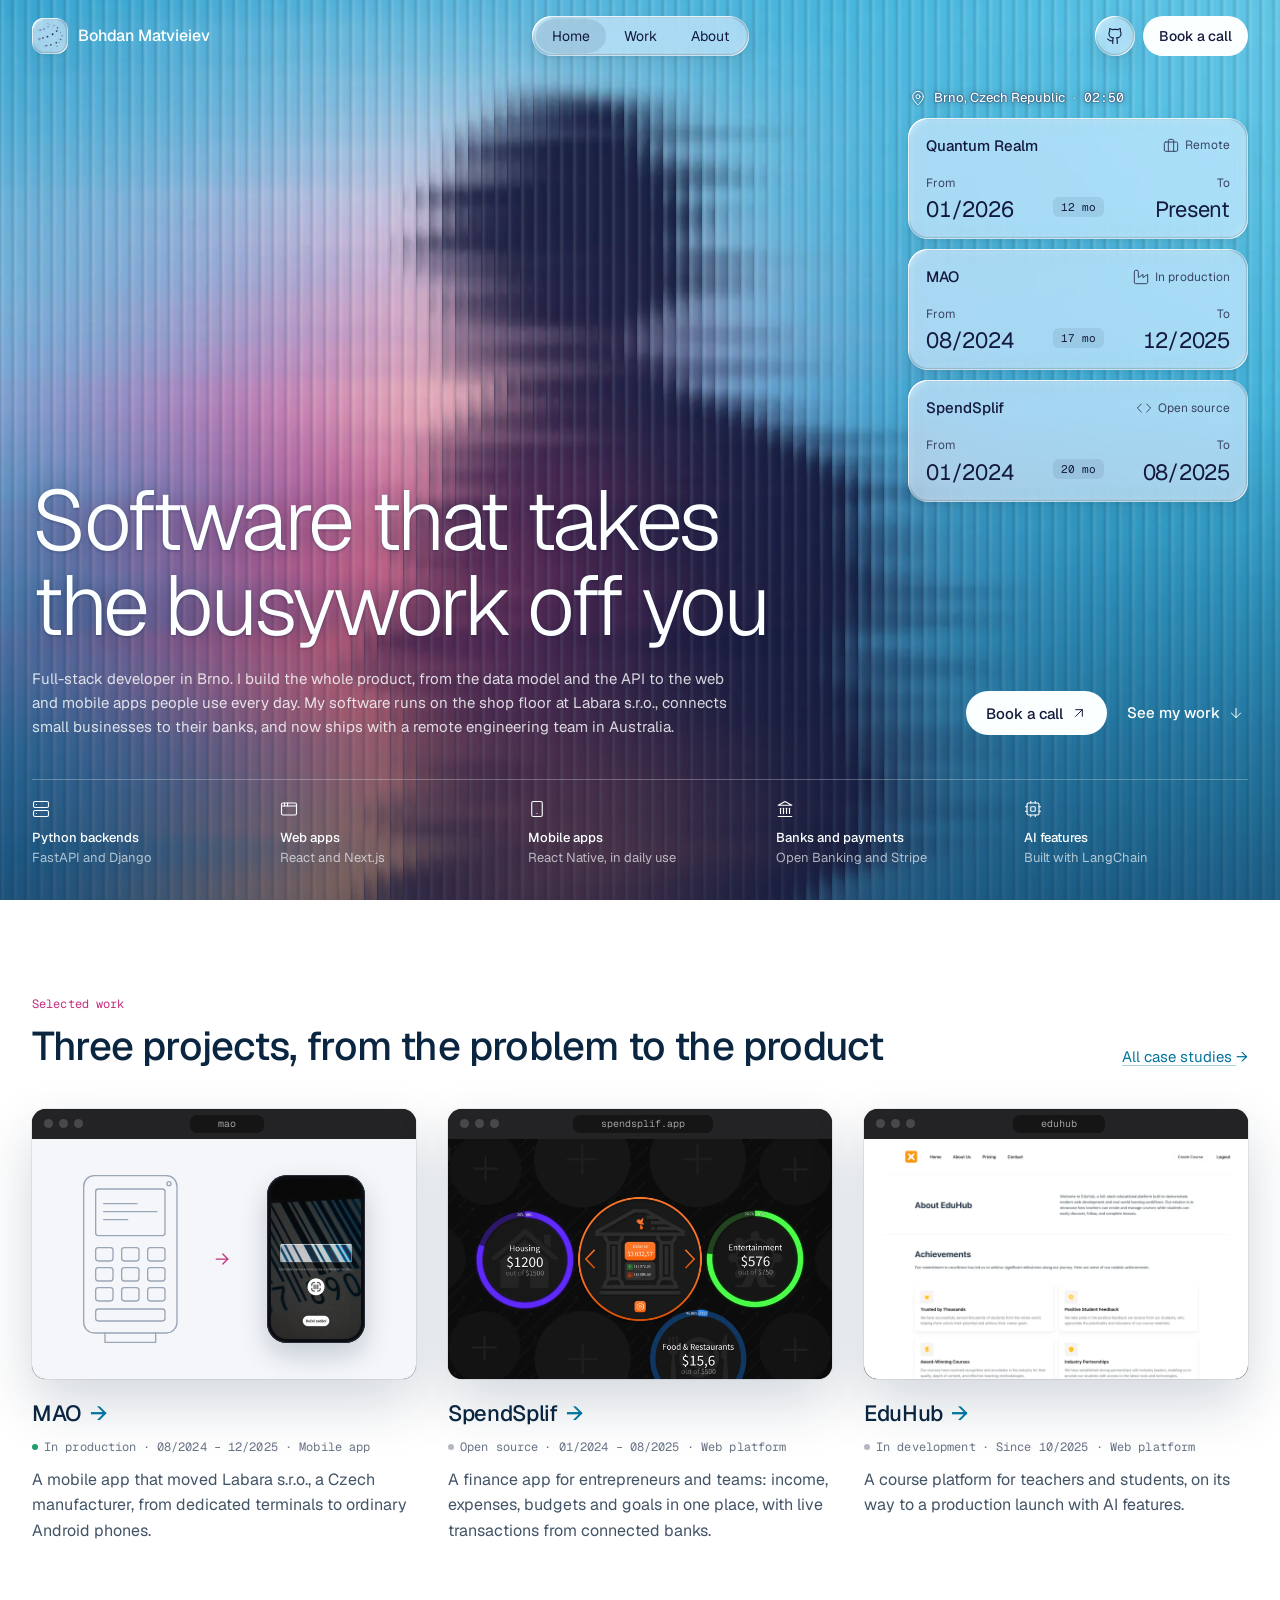
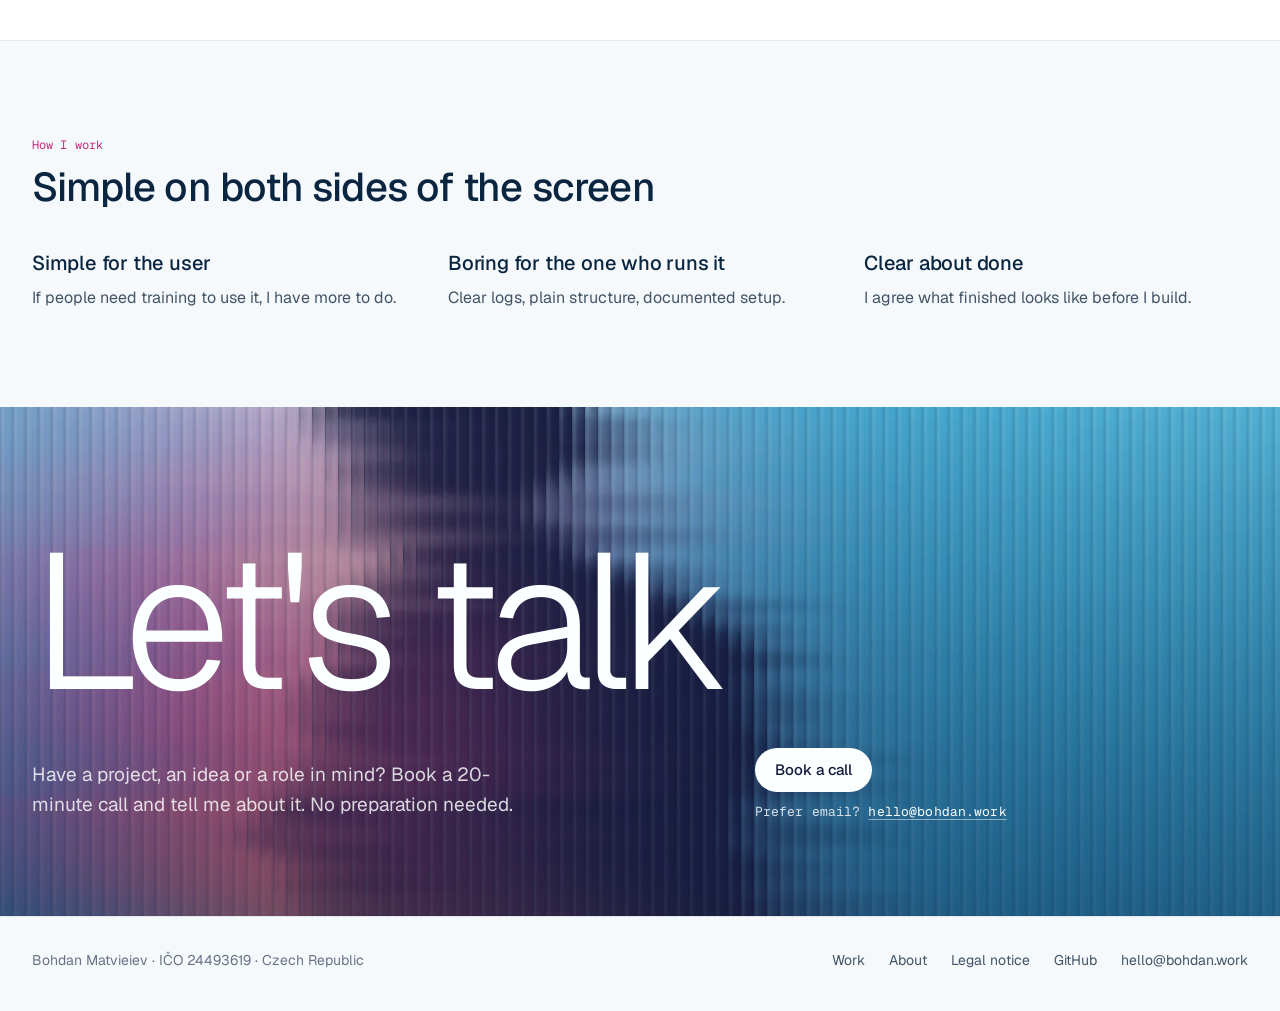
<file: public/index.html>
<!doctype html>
<html lang="en" data-palette="stripe">
<head>
<meta charset="utf-8">
<meta name="viewport" content="width=device-width, initial-scale=1, viewport-fit=cover">
<title>Bohdan Matvieiev | Full-stack developer</title>
<meta name="description" content="Full-stack developer building Python backends, web and mobile apps, and financial software. See my work and book a call.">
<link rel="canonical" href="https://bohdan.work/">
<meta name="color-scheme" content="light">
<meta name="theme-color" content="#0593c6">
<meta property="og:type" content="website">
<meta property="og:title" content="Bohdan Matvieiev | Full-stack developer">
<meta property="og:description" content="Full-stack developer building Python backends, web and mobile apps, and financial software. See my work and book a call.">
<meta property="og:url" content="https://bohdan.work/">
<meta property="og:image" content="https://bohdan.work/assets/img/og.jpg">
<meta name="twitter:card" content="summary_large_image">
<link rel="icon" href="favicon.ico?v=1793616999" sizes="any">
<link rel="icon" href="favicon.svg?v=1793616999" type="image/svg+xml">
<link rel="icon" href="favicon-32.png?v=1793616999" type="image/png" sizes="32x32">
<link rel="apple-touch-icon" href="apple-touch-icon.png?v=1793616999">
<link rel="preload" href="assets/fonts/Geist-Variable.woff2" as="font" type="font/woff2" crossorigin>
<link rel="preload" href="assets/img/hero-paint.webp" as="image" fetchpriority="high">
<link rel="stylesheet" href="assets/css/main.css?v=1793616999">
<script type="speculationrules">{"prefetch":[{"where":{"href_matches":"/*.html"},"eagerness":"eager"}],"prerender":[{"where":{"href_matches":"/*.html"},"eagerness":"moderate"}]}</script>
<script type="application/ld+json">{"@context": "https://schema.org", "@type": "Person", "name": "Bohdan Matvieiev", "jobTitle": "Full-stack developer", "url": "https://bohdan.work/", "image": "https://bohdan.work/assets/img/portrait.webp", "address": {"@type": "PostalAddress", "addressLocality": "Brno", "addressCountry": "CZ"}, "sameAs": ["https://github.com/bohdan-m"], "knowsAbout": ["Python", "FastAPI", "Django", "React", "Next.js", "React Native", "Financial software"]}</script>
</head>
<body>
<a class="skip" href="#main">Skip to content</a>
<header class="site-header over-hero">
  <div class="wrap wide">
    <a class="logo" href="index.html" aria-label="Bohdan Matvieiev, home"><span class="logo-mark"><canvas data-orb data-size="32" data-state="weaving" data-color="#141a3d" data-speed="0.8" width="64" height="64" style="width:32px;height:32px" role="img" aria-label="Bohdan Matvieiev logo"></canvas></span><span class="name">Bohdan Matvieiev</span></a>
    <nav class="nav" data-goo aria-label="Main">
      <a href="index.html" aria-current="page">Home</a>
      <a href="work.html">Work</a>
      <a href="about.html">About</a>
    </nav>
    <div class="header-actions">
      <a class="icon-btn" href="https://github.com/bohdan-m" target="_blank" rel="noopener" aria-label="GitHub"><svg class="icon" viewBox="0 0 24 24" aria-hidden="true"><path d="M15 22v-4a4.8 4.8 0 0 0-1-3.5c3 0 6-2 6-5.5.08-1.25-.27-2.48-1-3.5.28-1.15.28-2.35 0-3.5 0 0-1 0-3 1.5-2.64-.5-5.36-.5-8 0C6 2 5 2 5 2c-.3 1.15-.3 2.35 0 3.5A5.403 5.403 0 0 0 4 9c0 3.5 3 5.5 6 5.5-.39.49-.68 1.05-.85 1.65-.17.6-.22 1.23-.15 1.85v4"/><path d="M9 18c-4.51 2-5-2-7-2"/></svg></a>
      <a class="btn small light" data-book href="#">Book a call</a>
    </div>
  </div>
</header>
<script src="assets/js/orb.js?v=1793616999"></script>
<script src="assets/js/glass.js?v=1793616999"></script>
<main id="main">
<section class="hero glass" aria-labelledby="hero-title">
  <canvas class="glass-canvas" data-src="assets/img/hero-paint.webp" data-fx="0.55" data-fy="0.4" data-zoom="1.12" data-frame="viewport" aria-hidden="true"></canvas>

  <div class="hero-side">
    <p class="hero-place"><svg class="icon sm" viewBox="0 0 24 24" aria-hidden="true"><path d="M20 10c0 4.993-5.539 10.193-7.399 11.799a1 1 0 0 1-1.202 0C9.539 20.193 4 14.993 4 10a8 8 0 0 1 16 0"/><circle cx="12" cy="10" r="3"/></svg><span>Brno, Czech Republic</span><span class="sep">·</span><time data-clock>CET</time></p>
    <div class="glass-card">
      <div class="top"><strong>Quantum Realm</strong><span class="tag"><svg class="icon sm" viewBox="0 0 24 24" aria-hidden="true"><path d="M16 20V4a2 2 0 0 0-2-2h-4a2 2 0 0 0-2 2v16"/><rect width="20" height="14" x="2" y="6" rx="2"/></svg>Remote</span></div>
      <div class="span">
        <div><span class="label">From</span><span class="value">01/2026</span></div>
        <span class="chip" data-from="2026-01">since Jan</span>
        <div><span class="label">To</span><span class="value">Present</span></div>
      </div>
    </div>
    <div class="glass-card">
      <div class="top"><strong>MAO</strong><span class="tag"><svg class="icon sm" viewBox="0 0 24 24" aria-hidden="true"><path d="M2 20a2 2 0 0 0 2 2h16a2 2 0 0 0 2-2V8l-7 5V8l-7 5V4a2 2 0 0 0-2-2H4a2 2 0 0 0-2 2Z"/></svg>In production</span></div>
      <div class="span">
        <div><span class="label">From</span><span class="value">08/2024</span></div>
        <span class="chip" data-from="2024-08" data-to="2025-12">17 mo</span>
        <div><span class="label">To</span><span class="value">12/2025</span></div>
      </div>
    </div>
    <div class="glass-card">
      <div class="top"><strong>SpendSplif</strong><span class="tag"><svg class="icon sm" viewBox="0 0 24 24" aria-hidden="true"><polyline points="16 18 22 12 16 6"/><polyline points="8 6 2 12 8 18"/></svg>Open source</span></div>
      <div class="span">
        <div><span class="label">From</span><span class="value">01/2024</span></div>
        <span class="chip" data-from="2024-01" data-to="2025-08">20 mo</span>
        <div><span class="label">To</span><span class="value">08/2025</span></div>
      </div>
    </div>
  </div>

  <div class="wrap wide">
    <div class="hero-main">
      <div class="hero-copy">
        <h1 id="hero-title">Software that takes<br class="br-wide"> the busywork off you</h1>
        <p class="hero-sub">Full-stack developer in Brno. I build the whole product, from the data model and the API to the web and mobile apps people use every day. My software runs on the shop floor at Labara s.r.o., connects small businesses to their banks, and now ships with a remote engineering team in Australia.</p>
      </div>
      <div class="hero-actions">
        <a class="btn light" data-book href="#">Book a call <svg class="icon" viewBox="0 0 24 24" aria-hidden="true"><path d="M7 7h10v10"/><path d="M7 17 17 7"/></svg></a>
        <a class="link-on-image" href="work.html">See my work <svg class="icon" viewBox="0 0 24 24" aria-hidden="true"><path d="M12 5v14"/><path d="m19 12-7 7-7-7"/></svg></a>
      </div>
    </div>
    <ul class="hero-features" aria-label="What I do">
      <li><svg class="icon" viewBox="0 0 24 24" aria-hidden="true"><rect width="20" height="8" x="2" y="2" rx="2"/><rect width="20" height="8" x="2" y="14" rx="2"/><path d="M6 6h.01"/><path d="M6 18h.01"/></svg><span><strong>Python backends</strong>FastAPI and Django</span></li>
      <li><svg class="icon" viewBox="0 0 24 24" aria-hidden="true"><rect x="2" y="4" width="20" height="16" rx="2"/><path d="M10 4v4"/><path d="M2 8h20"/><path d="M6 4v4"/></svg><span><strong>Web apps</strong>React and Next.js</span></li>
      <li><svg class="icon" viewBox="0 0 24 24" aria-hidden="true"><rect width="14" height="20" x="5" y="2" rx="2"/><path d="M12 18h.01"/></svg><span><strong>Mobile apps</strong>React Native, in daily use</span></li>
      <li><svg class="icon" viewBox="0 0 24 24" aria-hidden="true"><path d="M10 18v-7"/><path d="M14 18v-7"/><path d="M18 18v-7"/><path d="M6 18v-7"/><path d="M3 22h18"/><path d="m12 2 9 5H3z"/></svg><span><strong>Banks and payments</strong>Open Banking and Stripe</span></li>
      <li><svg class="icon" viewBox="0 0 24 24" aria-hidden="true"><rect width="16" height="16" x="4" y="4" rx="2"/><rect width="6" height="6" x="9" y="9" rx="1"/><path d="M15 2v2"/><path d="M15 20v2"/><path d="M2 15h2"/><path d="M2 9h2"/><path d="M20 15h2"/><path d="M20 9h2"/><path d="M9 2v2"/><path d="M9 20v2"/></svg><span><strong>AI features</strong>Built with LangChain</span></li>
    </ul>
  </div>
</section>

<section class="section" aria-labelledby="selected">
  <div class="wrap">
    <div class="work-head">
      <div>
        <p class="meta">Selected work</p>
        <h2 id="selected">Three projects, from the problem to the product</h2>
      </div>
      <a class="text-link work-all" href="work.html">All case studies <span class="arrow" aria-hidden="true">→</span></a>
    </div>
    <div class="work-grid">
      <a class="work-card" href="work.html#mao">
        <div class="win win-card"><div class="win-bar" aria-hidden="true"><i></i><i></i><i></i><span>mao</span></div>
          <div class="win-view view-story">
            <svg class="mao-terminal" viewBox="29 9 142 252" preserveAspectRatio="xMidYMid meet" fill="none" stroke="currentColor" stroke-width="2" stroke-linejoin="round" stroke-linecap="round" aria-hidden="true"><rect x="30" y="10" width="140" height="236" rx="16"/><rect x="48" y="30" width="104" height="70" rx="4"/><path d="M60 52h50M60 64h80M60 76h36"/><rect x="48" y="118" width="26" height="20" rx="4"/><rect x="87" y="118" width="26" height="20" rx="4"/><rect x="126" y="118" width="26" height="20" rx="4"/><rect x="48" y="148" width="26" height="20" rx="4"/><rect x="87" y="148" width="26" height="20" rx="4"/><rect x="126" y="148" width="26" height="20" rx="4"/><rect x="48" y="178" width="26" height="20" rx="4"/><rect x="87" y="178" width="26" height="20" rx="4"/><rect x="126" y="178" width="26" height="20" rx="4"/><rect x="48" y="210" width="104" height="18" rx="4"/><path d="M62 246v14h76v-14"/><circle cx="158" cy="22" r="3"/></svg>
            <span class="mao-arrow" aria-hidden="true"><svg viewBox="0 0 24 24" fill="none" stroke="currentColor" stroke-width="1.5" stroke-linecap="round" stroke-linejoin="round"><path d="M5 12h14"/><path d="m13 6 6 6-6 6"/></svg></span>
            <div class="device"><img src="assets/img/mao-scan.webp" width="720" height="1279" loading="lazy" alt="MAO barcode scanner screen that replaced the dedicated terminal"></div>
          </div>
        </div>
        <h3 class="title">MAO <span class="arrow" aria-hidden="true">→</span></h3>
        <p class="meta"><span class="rail-status live">In production</span> · 08/2024 – 12/2025 · Mobile app</p>
        <p>A mobile app that moved Labara s.r.o., a Czech manufacturer, from dedicated terminals to ordinary Android phones.</p>
      </a>
      <a class="work-card" href="work.html#spendsplif">
        <div class="win win-card"><div class="win-bar" aria-hidden="true"><i></i><i></i><i></i><span>spendsplif.app</span></div>
          <div class="win-view"><img src="assets/img/spendsplif-dashboard.webp" width="1600" height="900" loading="lazy" alt="SpendSplif dashboard with budget category circles and an account balance"></div>
        </div>
        <h3 class="title">SpendSplif <span class="arrow" aria-hidden="true">→</span></h3>
        <p class="meta"><span class="rail-status">Open source</span> · 01/2024 – 08/2025 · Web platform</p>
        <p>A finance app for entrepreneurs and teams: income, expenses, budgets and goals in one place, with live transactions from connected banks.</p>
      </a>
      <a class="work-card" href="work.html#eduhub">
        <div class="win win-card"><div class="win-bar" aria-hidden="true"><i></i><i></i><i></i><span>eduhub</span></div>
          <div class="win-view view-top"><img src="assets/img/eduhub-about-full.webp" width="1600" height="999" loading="lazy" alt="EduHub web app, the About page"></div>
        </div>
        <h3 class="title">EduHub <span class="arrow" aria-hidden="true">→</span></h3>
        <p class="meta"><span class="rail-status">In development</span> · Since 10/2025 · Web platform</p>
        <p>A course platform for teachers and students, on its way to a production launch with AI features.</p>
      </a>
    </div>
  </div>
</section>

<section class="section" aria-labelledby="how">
  <div class="wrap">
    <div class="section-head">
      <p class="meta">How I work</p>
      <h2 id="how">Simple on both sides of the screen</h2>
    </div>
    <div class="principles">
      <div><h3>Simple for the user</h3><p>If people need training to use it, I have more to do.</p></div>
      <div><h3>Boring for the one who runs it</h3><p>Clear logs, plain structure, documented setup.</p></div>
      <div><h3>Clear about done</h3><p>I agree what finished looks like before I build.</p></div>
    </div>
  </div>
</section>
</main>
<section class="closing glass" aria-labelledby="talk">
  <canvas class="glass-canvas" data-src="assets/img/hero-paint.webp" data-fx="0.75" data-fy="0.55" data-zoom="1.4" aria-hidden="true"></canvas>
  <div class="wrap wide">
    <h2 class="closing-title" id="talk">Let's talk</h2>
    <div class="closing-body">
      <p>Have a project, an idea or a role in mind? Book a 20-minute call and tell me about it. No preparation needed.</p>
      <div class="closing-actions">
        <a class="btn light" data-book href="#">Book a call</a>
        <span class="meta">Prefer email? <a class="text-link" data-email href="#">hello@bohdan.work</a></span>
      </div>
    </div>
  </div>
</section>
<footer class="site-footer">
  <div class="wrap">
    <p>Bohdan Matvieiev · IČO 24493619 · Czech Republic</p>
    <nav class="foot-links" aria-label="Footer">
      <a href="work.html">Work</a>
      <a href="about.html">About</a>
      <a href="legal.html">Legal notice</a>
      <a href="https://github.com/bohdan-m" target="_blank" rel="noopener">GitHub</a>
      <a data-linkedin hidden target="_blank" rel="noopener" href="#">LinkedIn</a>
      <a data-email href="#">hello@bohdan.work</a>
    </nav>
  </div>
</footer>
<script src="assets/js/config.js?v=1793617003"></script>
<script src="assets/js/vendor/lenis.min.js?v=1793616999"></script>
<script src="assets/js/main.js?v=1793616999"></script>
<script src="assets/js/effects.js?v=1793617001" defer></script>
</body>
</html>
</file>
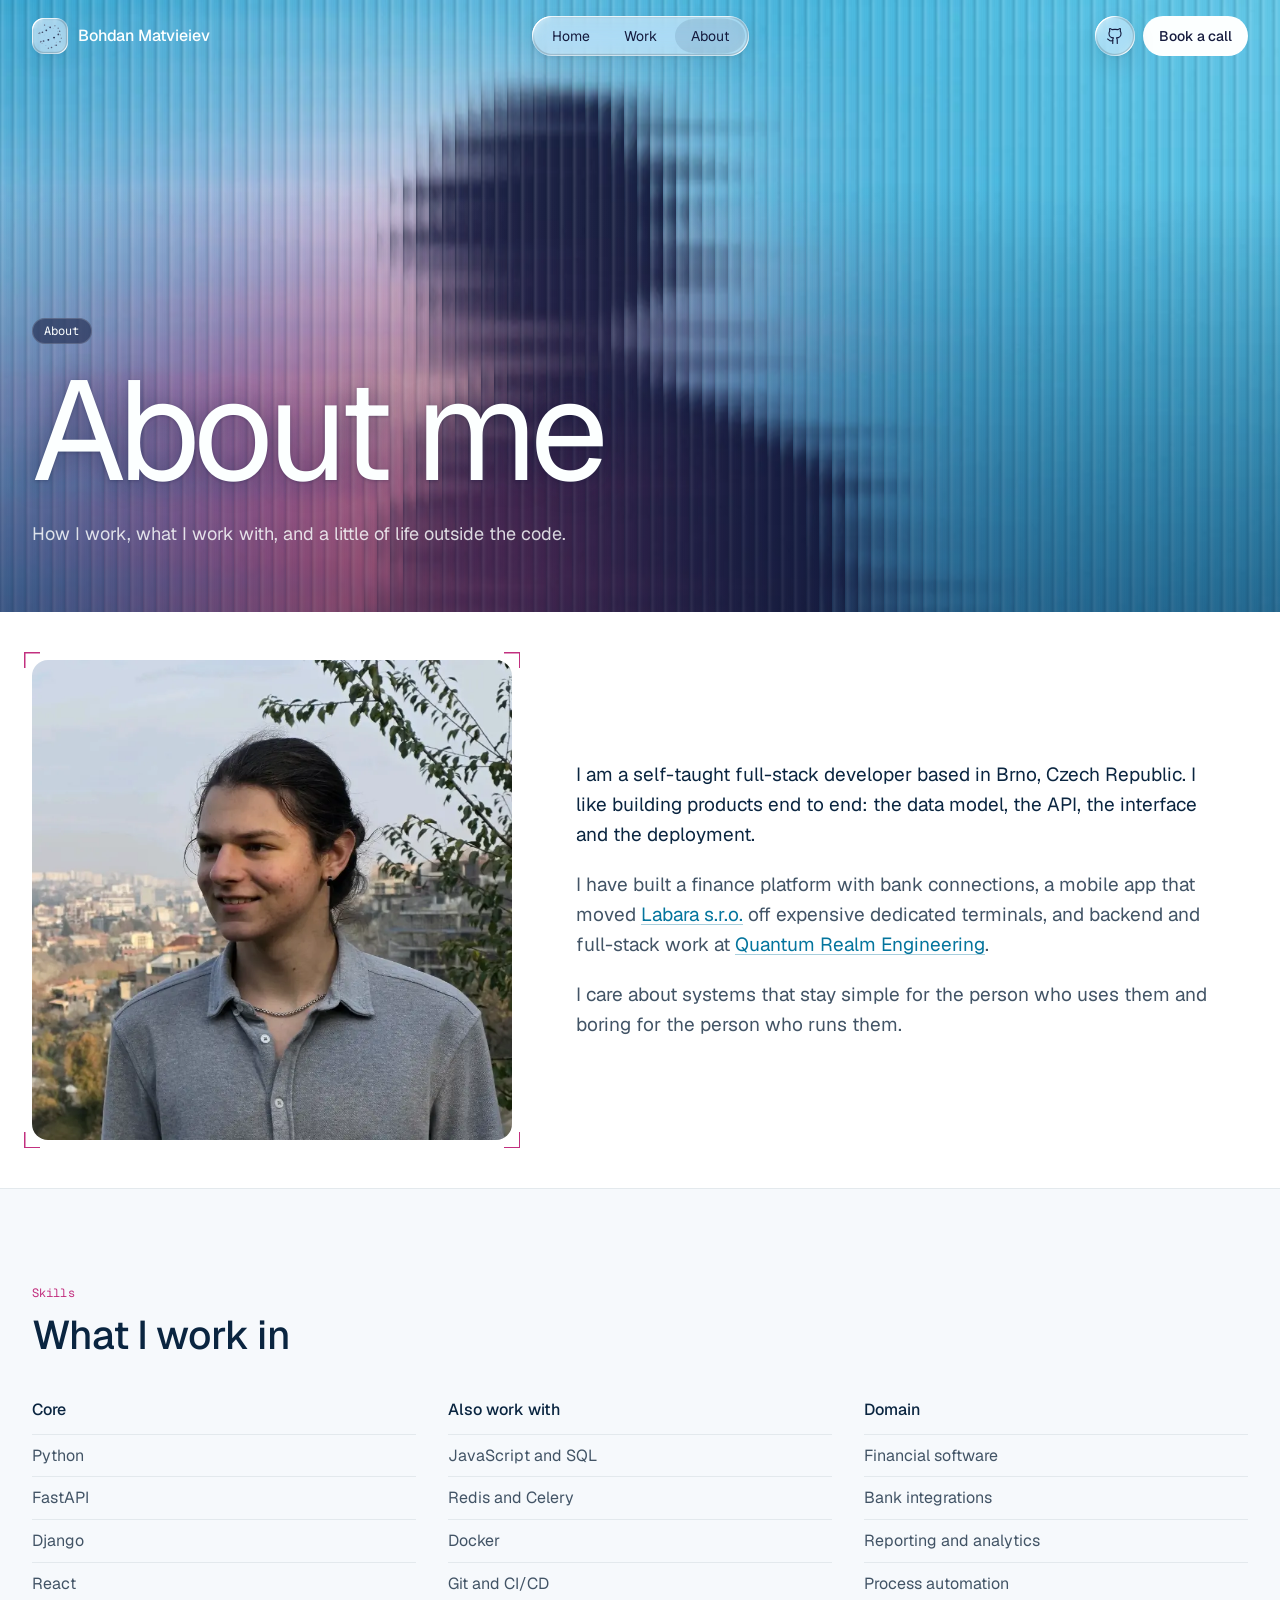
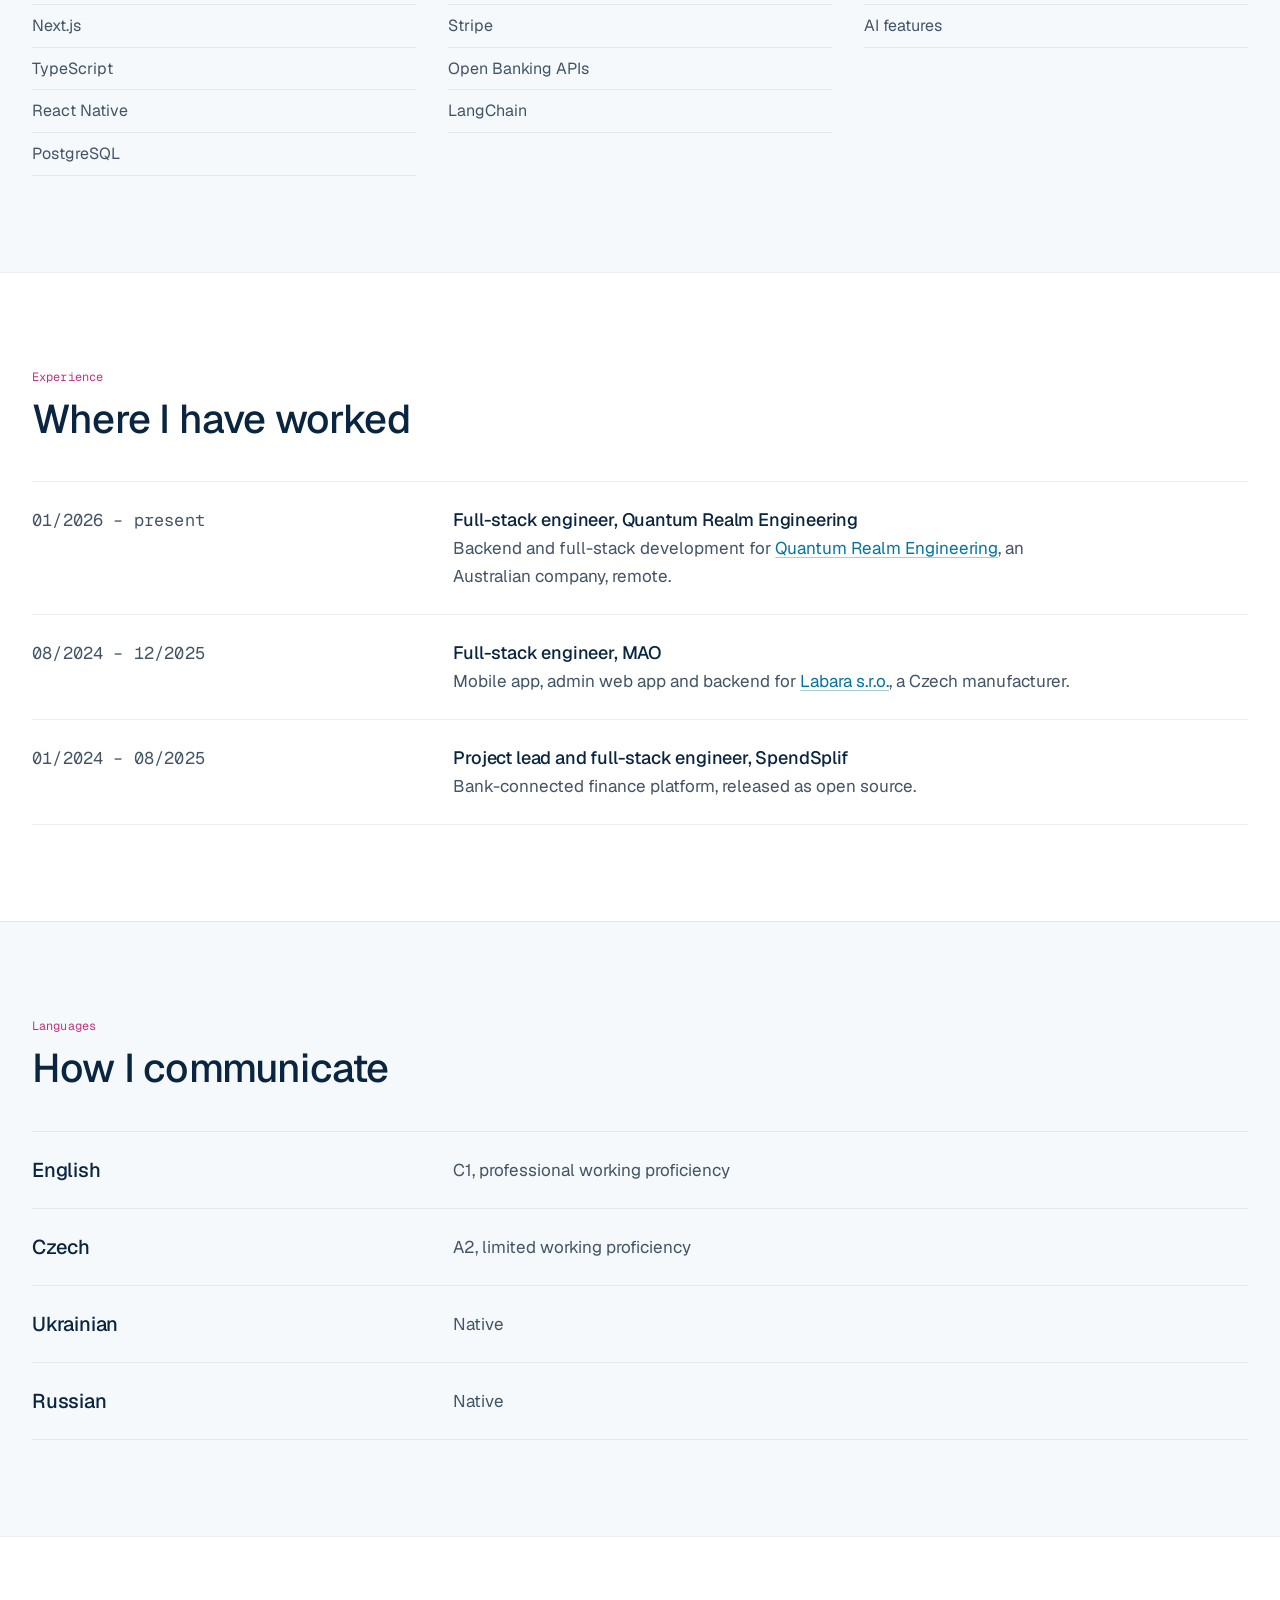
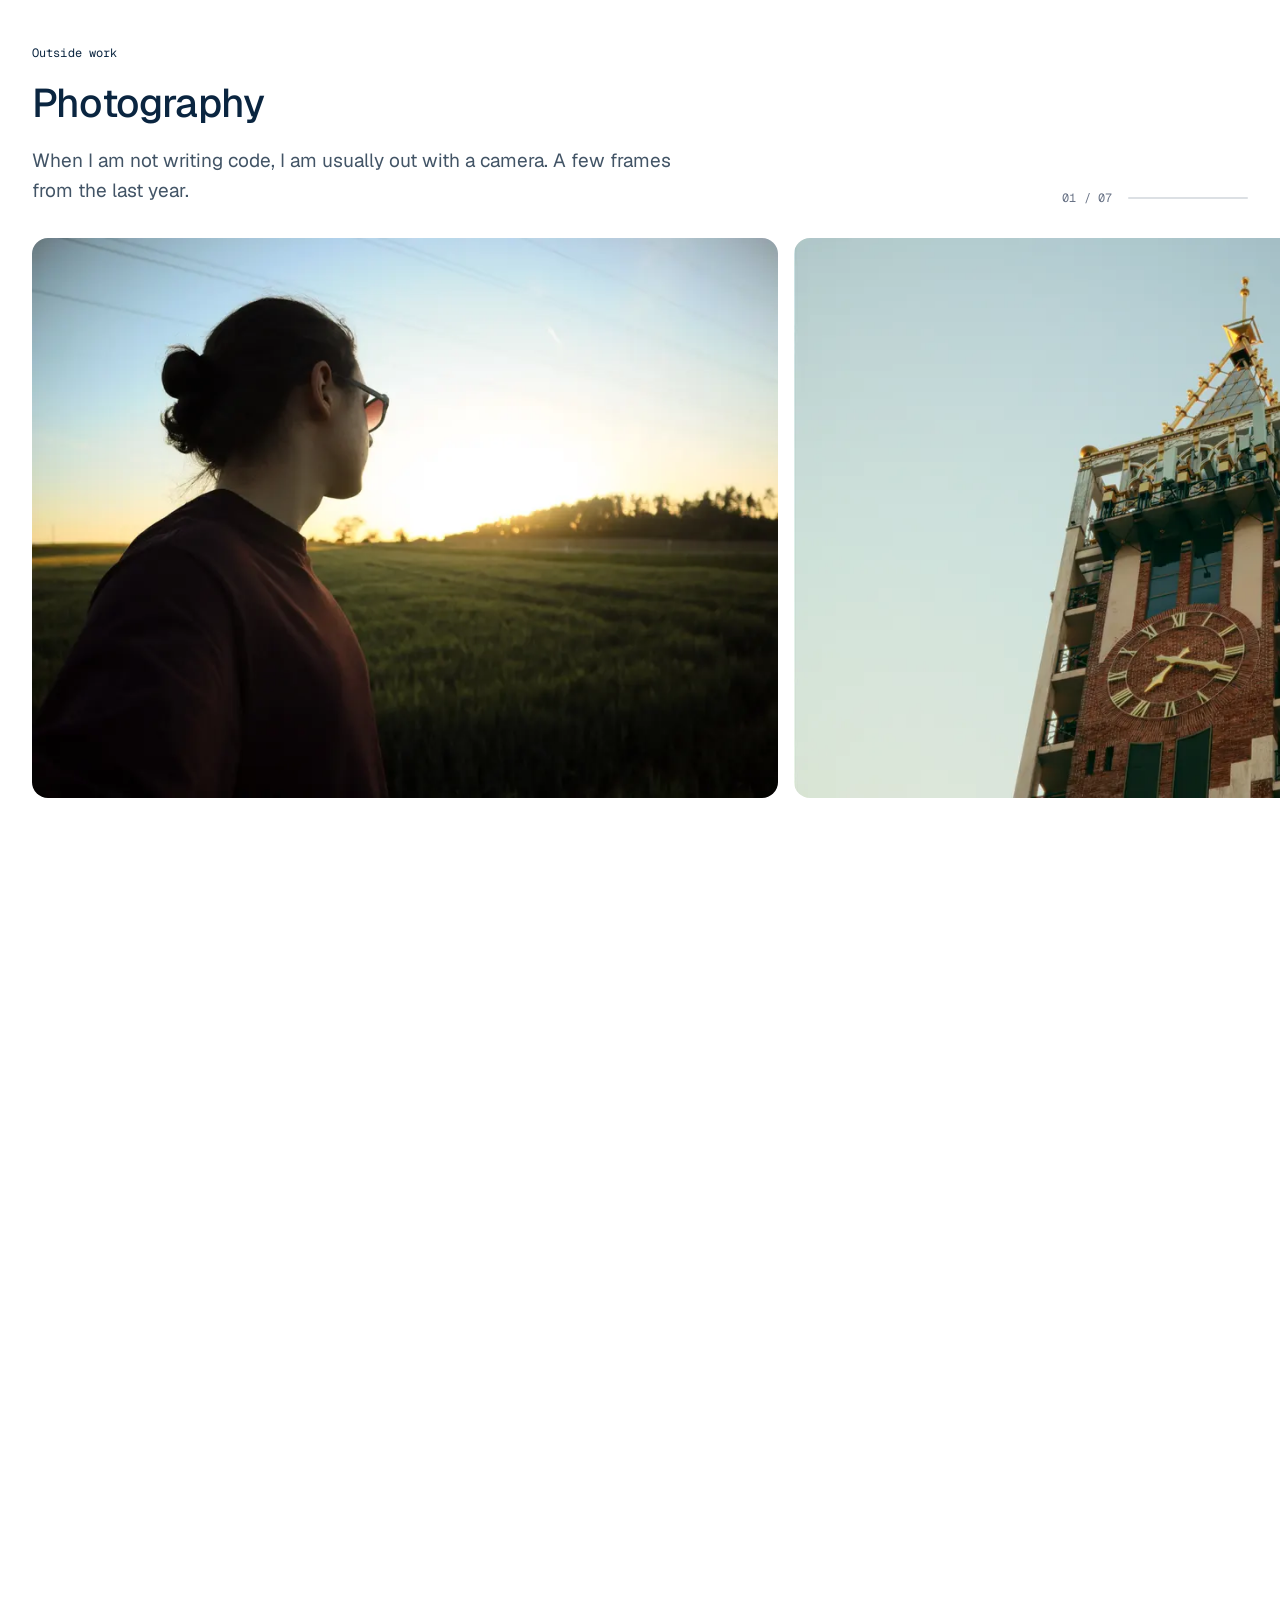
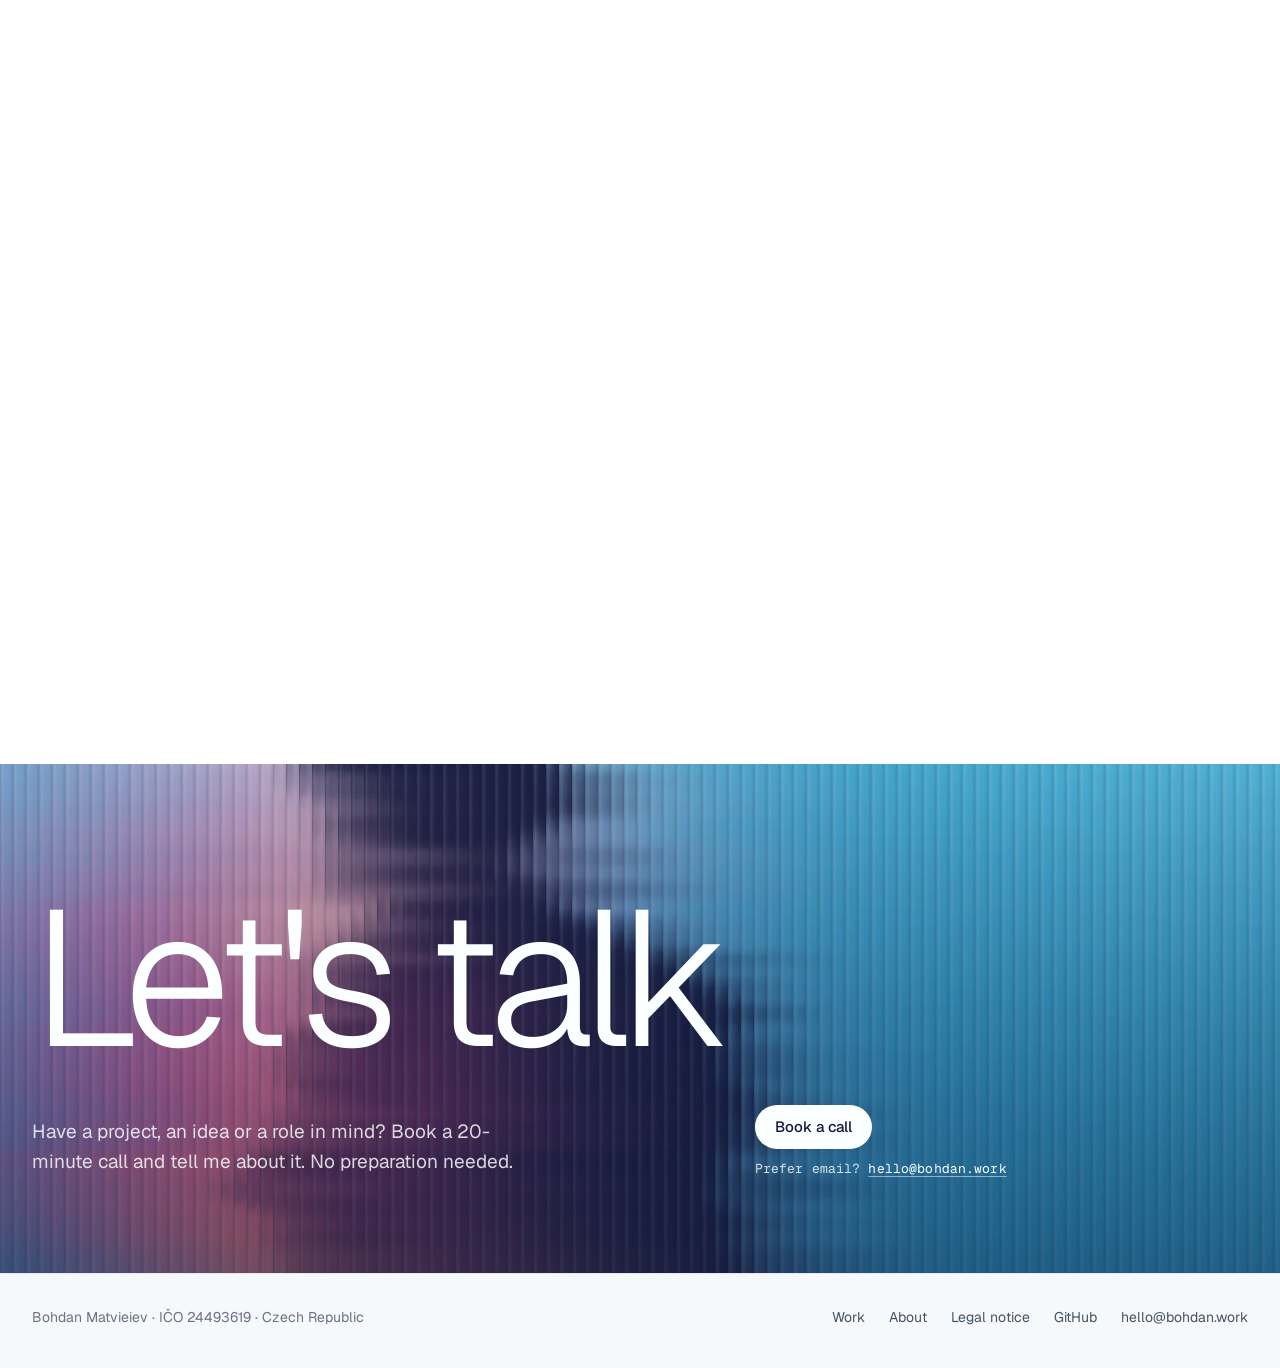
<file: public/about.html>
<!doctype html>
<html lang="en" data-palette="stripe">
<head>
<meta charset="utf-8">
<meta name="viewport" content="width=device-width, initial-scale=1, viewport-fit=cover">
<title>About | Bohdan Matvieiev</title>
<meta name="description" content="Full-stack developer in Brno, Czech Republic. My skills, experience and the way I work.">
<link rel="canonical" href="https://bohdan.work/about">
<meta name="color-scheme" content="light">
<meta name="theme-color" content="#0593c6">
<meta property="og:type" content="website">
<meta property="og:title" content="About | Bohdan Matvieiev">
<meta property="og:description" content="Full-stack developer in Brno, Czech Republic. My skills, experience and the way I work.">
<meta property="og:url" content="https://bohdan.work/about">
<meta property="og:image" content="https://bohdan.work/assets/img/og.jpg">
<meta name="twitter:card" content="summary_large_image">
<link rel="icon" href="favicon.ico?v=1793616999" sizes="any">
<link rel="icon" href="favicon.svg?v=1793616999" type="image/svg+xml">
<link rel="icon" href="favicon-32.png?v=1793616999" type="image/png" sizes="32x32">
<link rel="apple-touch-icon" href="apple-touch-icon.png?v=1793616999">
<link rel="preload" href="assets/fonts/Geist-Variable.woff2" as="font" type="font/woff2" crossorigin>
<link rel="preload" href="assets/img/hero-paint.webp" as="image" fetchpriority="high">
<link rel="stylesheet" href="assets/css/main.css?v=1793616999">
<script type="speculationrules">{"prefetch":[{"where":{"href_matches":"/*.html"},"eagerness":"eager"}],"prerender":[{"where":{"href_matches":"/*.html"},"eagerness":"moderate"}]}</script>
</head>
<body>
<a class="skip" href="#main">Skip to content</a>
<header class="site-header over-hero">
  <div class="wrap wide">
    <a class="logo" href="index.html" aria-label="Bohdan Matvieiev, home"><span class="logo-mark"><canvas data-orb data-size="32" data-state="weaving" data-color="#141a3d" data-speed="0.8" width="64" height="64" style="width:32px;height:32px" role="img" aria-label="Bohdan Matvieiev logo"></canvas></span><span class="name">Bohdan Matvieiev</span></a>
    <nav class="nav" data-goo aria-label="Main">
      <a href="index.html">Home</a>
      <a href="work.html">Work</a>
      <a href="about.html" aria-current="page">About</a>
    </nav>
    <div class="header-actions">
      <a class="icon-btn" href="https://github.com/bohdan-m" target="_blank" rel="noopener" aria-label="GitHub"><svg class="icon" viewBox="0 0 24 24" aria-hidden="true"><path d="M15 22v-4a4.8 4.8 0 0 0-1-3.5c3 0 6-2 6-5.5.08-1.25-.27-2.48-1-3.5.28-1.15.28-2.35 0-3.5 0 0-1 0-3 1.5-2.64-.5-5.36-.5-8 0C6 2 5 2 5 2c-.3 1.15-.3 2.35 0 3.5A5.403 5.403 0 0 0 4 9c0 3.5 3 5.5 6 5.5-.39.49-.68 1.05-.85 1.65-.17.6-.22 1.23-.15 1.85v4"/><path d="M9 18c-4.51 2-5-2-7-2"/></svg></a>
      <a class="btn small light" data-book href="#">Book a call</a>
    </div>
  </div>
</header>
<script src="assets/js/orb.js?v=1793616999"></script>
<script src="assets/js/glass.js?v=1793616999"></script>
<main id="main">
<section class="page-head glass">
  <canvas class="glass-canvas" data-src="assets/img/hero-paint.webp" data-fx="0.55" data-fy="0.4" data-zoom="1.12" data-frame="viewport" aria-hidden="true"></canvas>
  <div class="wrap wide">
    <span class="meta">About</span>
    <h1 class="page-title">About me</h1>
    <p class="lead">How I work, what I work with, and a little of life outside the code.</p>
  </div>
</section>

<section class="section tight" aria-label="Story">
  <div class="wrap">
    <div class="about-grid">
      <div class="about-photo frame">
        <img src="assets/img/portrait.webp" width="800" height="800" alt="Portrait of Bohdan Matvieiev with a city view behind">
      </div>
      <div class="story">
        <p>I am a self-taught full-stack developer based in Brno, Czech Republic. I like building products end to end: the data model, the API, the interface and the deployment.</p>
        <p>I have built a finance platform with bank connections, a mobile app that moved <a class="text-link" href="https://www.labara.cz/" target="_blank" rel="noopener">Labara s.r.o.</a> off expensive dedicated terminals, and backend and full-stack work at <a class="text-link" href="https://quantumrealm.ai/" target="_blank" rel="noopener">Quantum Realm Engineering</a>.</p>
        <p>I care about systems that stay simple for the person who uses them and boring for the person who runs them.</p>
      </div>
    </div>
  </div>
</section>

<section class="section" aria-labelledby="skills">
  <div class="wrap">
    <div class="section-head">
      <p class="meta">Skills</p>
      <h2 id="skills">What I work in</h2>
    </div>
    <div class="skills">
      <div><h3>Core</h3><ul><li>Python</li><li>FastAPI</li><li>Django</li><li>React</li><li>Next.js</li><li>TypeScript</li><li>React Native</li><li>PostgreSQL</li></ul></div>
      <div><h3>Also work with</h3><ul><li>JavaScript and SQL</li><li>Redis and Celery</li><li>Docker</li><li>Git and CI/CD</li><li>Stripe</li><li>Open Banking APIs</li><li>LangChain</li></ul></div>
      <div><h3>Domain</h3><ul><li>Financial software</li><li>Bank integrations</li><li>Reporting and analytics</li><li>Process automation</li><li>AI features</li></ul></div>
    </div>
  </div>
</section>

<section class="section" aria-labelledby="exp">
  <div class="wrap">
    <div class="section-head">
      <p class="meta">Experience</p>
      <h2 id="exp">Where I have worked</h2>
    </div>
    <div class="rows timeline">
      <div class="row"><p class="meta">01/2026 – present</p><div><h3>Full-stack engineer, Quantum Realm Engineering</h3><p>Backend and full-stack development for <a class="text-link" href="https://quantumrealm.ai/" target="_blank" rel="noopener">Quantum Realm Engineering</a>, an Australian company, remote.</p></div></div>
      <div class="row"><p class="meta">08/2024 – 12/2025</p><div><h3>Full-stack engineer, MAO</h3><p>Mobile app, admin web app and backend for <a class="text-link" href="https://www.labara.cz/" target="_blank" rel="noopener">Labara s.r.o.</a>, a Czech manufacturer.</p></div></div>
      <div class="row"><p class="meta">01/2024 – 08/2025</p><div><h3>Project lead and full-stack engineer, SpendSplif</h3><p>Bank-connected finance platform, released as open source.</p></div></div>
    </div>
  </div>
</section>

<section class="section" aria-labelledby="lang">
  <div class="wrap">
    <div class="section-head">
      <p class="meta">Languages</p>
      <h2 id="lang">How I communicate</h2>
    </div>
    <div class="rows">
      <div class="row"><h3>English</h3><p>C1, professional working proficiency</p></div>
      <div class="row"><h3>Czech</h3><p>A2, limited working proficiency</p></div>
      <div class="row"><h3>Ukrainian</h3><p>Native</p></div>
      <div class="row"><h3>Russian</h3><p>Native</p></div>
    </div>
  </div>
</section>

<section class="section photos-section" aria-labelledby="outside">
<div class="photos-pin" data-photos-pin>
<div class="photos-sticky">
  <div class="wrap">
    <div class="photos-head">
      <div class="story">
        <p class="meta">Outside work</p>
        <h2 id="outside">Photography</h2>
        <p>When I am not writing code, I am usually out with a camera. A few frames from the last year.</p>
      </div>
      <div class="photos-nav">
        <span class="photos-count meta" aria-live="polite"><span data-photo-index>01</span> / 07</span>
        <span class="photos-progress" aria-hidden="true"><span data-photo-progress></span></span>
      </div>
    </div>
  </div>
  <div class="photos-strip" data-photos tabindex="0" aria-label="Photos, scroll sideways">
    <ul class="photos-track">
        <li class="photo">
          <button class="photo-btn" type="button" data-full="assets/img/photos/p5-full.webp" aria-label="Open photo 1 of 7">
            <img src="assets/img/photos/p5-640.webp" srcset="assets/img/photos/p5-640.webp 854w, assets/img/photos/p5-1040.webp 1387w" sizes="(max-width: 767px) 60vw, 640px" width="1387" height="1040" loading="lazy" decoding="async" alt="Bohdan looking over a field at sunset">
          </button>
        </li>
        <li class="photo">
          <button class="photo-btn" type="button" data-full="assets/img/photos/p1-full.webp" aria-label="Open photo 2 of 7">
            <img src="assets/img/photos/p1-640.webp" srcset="assets/img/photos/p1-640.webp 854w, assets/img/photos/p1-1040.webp 1387w" sizes="(max-width: 767px) 60vw, 640px" width="1387" height="1040" loading="lazy" decoding="async" alt="A brick clock tower with a golden spire against a clear sky">
          </button>
        </li>
        <li class="photo">
          <button class="photo-btn" type="button" data-full="assets/img/photos/p2-full.webp" aria-label="Open photo 3 of 7">
            <img src="assets/img/photos/p2-640.webp" srcset="assets/img/photos/p2-640.webp 852w, assets/img/photos/p2-1040.webp 1385w" sizes="(max-width: 767px) 60vw, 640px" width="1385" height="1040" loading="lazy" decoding="async" alt="An autumn avenue by a canal, a bicycle leaning on the railing">
          </button>
        </li>
        <li class="photo tall">
          <button class="photo-btn" type="button" data-full="assets/img/photos/p3-full.webp" aria-label="Open photo 4 of 7">
            <img src="assets/img/photos/p3-640.webp" srcset="assets/img/photos/p3-640.webp 480w, assets/img/photos/p3-1040.webp 780w" sizes="(max-width: 767px) 60vw, 640px" width="780" height="1040" loading="lazy" decoding="async" alt="A house with a wooden balcony and a street lamp in warm evening light">
          </button>
        </li>
        <li class="photo">
          <button class="photo-btn" type="button" data-full="assets/img/photos/p4-full.webp" aria-label="Open photo 5 of 7">
            <img src="assets/img/photos/p4-640.webp" srcset="assets/img/photos/p4-640.webp 854w, assets/img/photos/p4-1040.webp 1387w" sizes="(max-width: 767px) 60vw, 640px" width="1387" height="1040" loading="lazy" decoding="async" alt="An old stone church above a busy square, a motorcyclist passing">
          </button>
        </li>
        <li class="photo tall">
          <button class="photo-btn" type="button" data-full="assets/img/photos/p6-full.webp" aria-label="Open photo 6 of 7">
            <img src="assets/img/photos/p6-640.webp" srcset="assets/img/photos/p6-640.webp 481w, assets/img/photos/p6-1040.webp 781w" sizes="(max-width: 767px) 60vw, 640px" width="781" height="1040" loading="lazy" decoding="async" alt="Two lit windows in a dark building at blue hour">
          </button>
        </li>
        <li class="photo tall">
          <button class="photo-btn" type="button" data-full="assets/img/photos/p7-full.webp" aria-label="Open photo 7 of 7">
            <img src="assets/img/photos/p7-640.webp" srcset="assets/img/photos/p7-640.webp 481w, assets/img/photos/p7-1040.webp 781w" sizes="(max-width: 767px) 60vw, 640px" width="781" height="1040" loading="lazy" decoding="async" alt="A narrow street at night with warm hanging lamps">
          </button>
        </li>
    </ul>
  </div>
</div>
</div>
  <dialog class="lightbox" data-lightbox aria-label="Photo viewer">
    <img class="lightbox-img" alt="">
    <button class="round-btn lb-close" type="button" data-lb-close aria-label="Close"><svg class="icon" viewBox="0 0 24 24" aria-hidden="true"><path d="M18 6 6 18"/><path d="m6 6 12 12"/></svg></button>
    <button class="round-btn lb-prev" type="button" data-lb-prev aria-label="Previous photo"><svg class="icon" viewBox="0 0 24 24" aria-hidden="true"><path d="m15 18-6-6 6-6"/></svg></button>
    <button class="round-btn lb-next" type="button" data-lb-next aria-label="Next photo"><svg class="icon" viewBox="0 0 24 24" aria-hidden="true"><path d="m9 18 6-6-6-6"/></svg></button>
    <span class="lb-count meta" data-lb-count></span>
  </dialog>
</section>
</main>
<section class="closing glass" aria-labelledby="talk">
  <canvas class="glass-canvas" data-src="assets/img/hero-paint.webp" data-fx="0.75" data-fy="0.55" data-zoom="1.4" aria-hidden="true"></canvas>
  <div class="wrap wide">
    <h2 class="closing-title" id="talk">Let's talk</h2>
    <div class="closing-body">
      <p>Have a project, an idea or a role in mind? Book a 20-minute call and tell me about it. No preparation needed.</p>
      <div class="closing-actions">
        <a class="btn light" data-book href="#">Book a call</a>
        <span class="meta">Prefer email? <a class="text-link" data-email href="#">hello@bohdan.work</a></span>
      </div>
    </div>
  </div>
</section>
<footer class="site-footer">
  <div class="wrap">
    <p>Bohdan Matvieiev · IČO 24493619 · Czech Republic</p>
    <nav class="foot-links" aria-label="Footer">
      <a href="work.html">Work</a>
      <a href="about.html">About</a>
      <a href="legal.html">Legal notice</a>
      <a href="https://github.com/bohdan-m" target="_blank" rel="noopener">GitHub</a>
      <a data-linkedin hidden target="_blank" rel="noopener" href="#">LinkedIn</a>
      <a data-email href="#">hello@bohdan.work</a>
    </nav>
  </div>
</footer>
<script src="assets/js/config.js?v=1793617003"></script>
<script src="assets/js/vendor/lenis.min.js?v=1793616999"></script>
<script src="assets/js/main.js?v=1793616999"></script>
<script src="assets/js/effects.js?v=1793617001" defer></script>
</body>
</html>
</file>
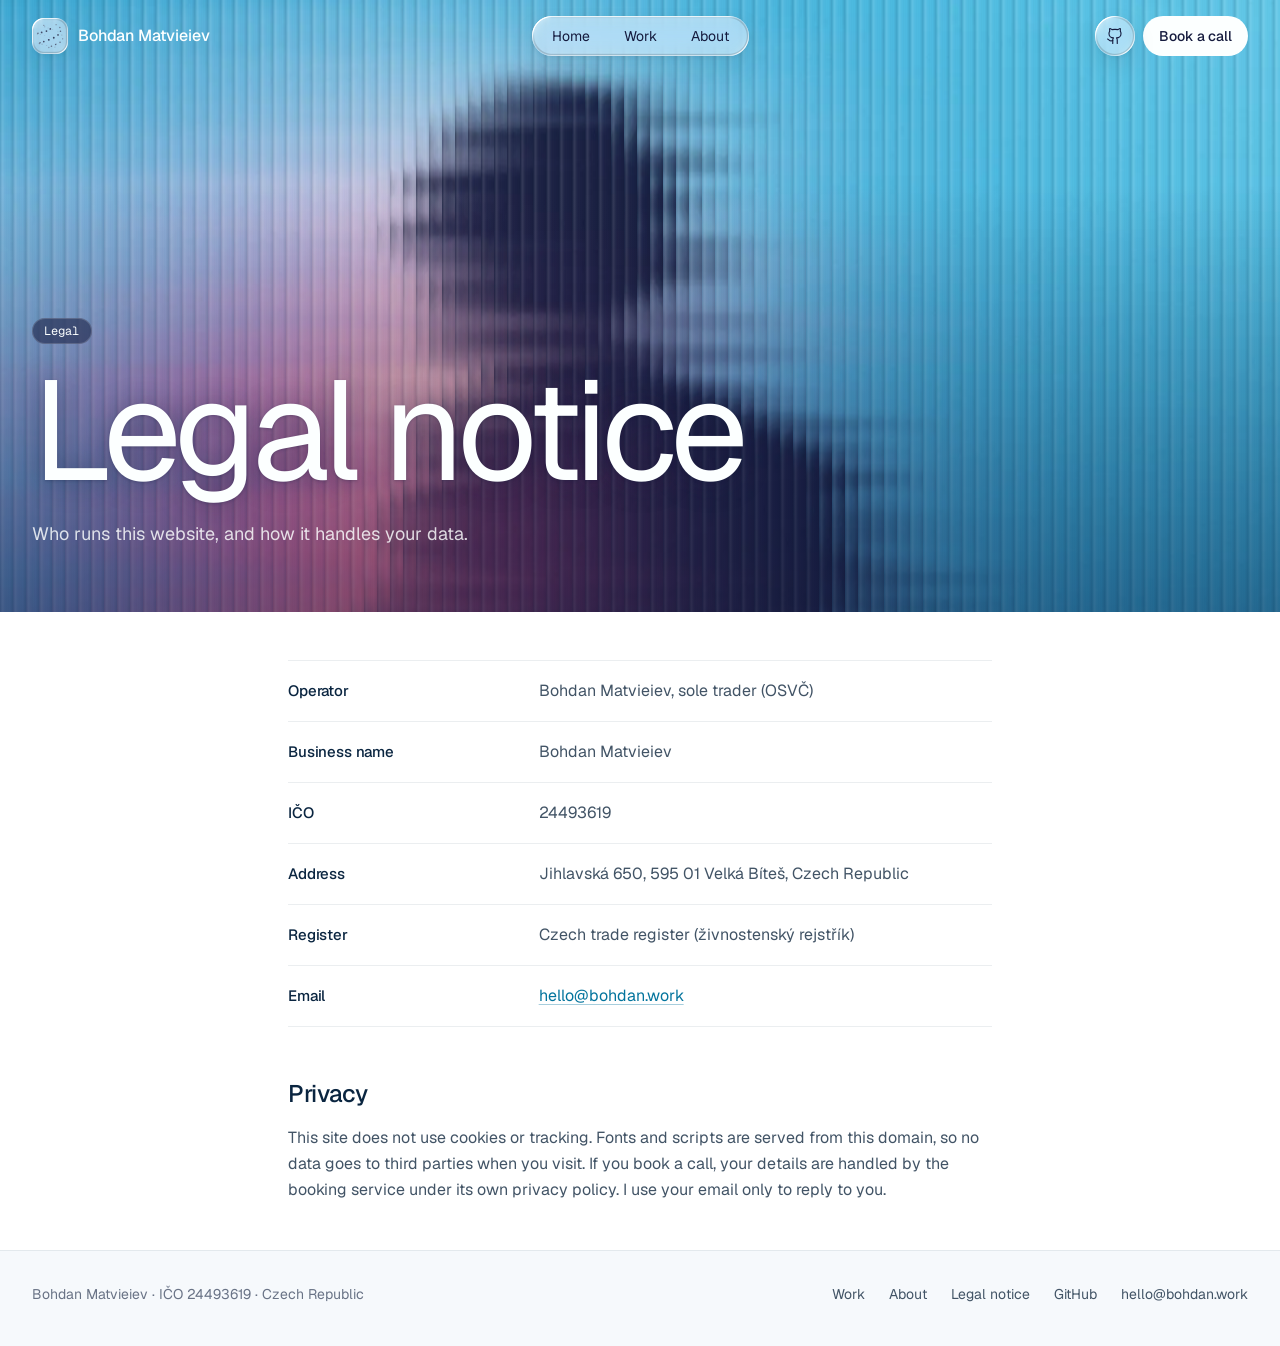
<file: public/legal.html>
<!doctype html>
<html lang="en" data-palette="stripe">
<head>
<meta charset="utf-8">
<meta name="viewport" content="width=device-width, initial-scale=1, viewport-fit=cover">
<title>Legal notice | Bohdan Matvieiev</title>
<meta name="description" content="Operator details and privacy information for this website.">
<link rel="canonical" href="https://bohdan.work/legal">
<meta name="color-scheme" content="light">
<meta name="theme-color" content="#0593c6">
<meta property="og:type" content="website">
<meta property="og:title" content="Legal notice | Bohdan Matvieiev">
<meta property="og:description" content="Operator details and privacy information for this website.">
<meta property="og:url" content="https://bohdan.work/legal">
<meta property="og:image" content="https://bohdan.work/assets/img/og.jpg">
<meta name="twitter:card" content="summary_large_image">
<link rel="icon" href="favicon.ico?v=1793616999" sizes="any">
<link rel="icon" href="favicon.svg?v=1793616999" type="image/svg+xml">
<link rel="icon" href="favicon-32.png?v=1793616999" type="image/png" sizes="32x32">
<link rel="apple-touch-icon" href="apple-touch-icon.png?v=1793616999">
<link rel="preload" href="assets/fonts/Geist-Variable.woff2" as="font" type="font/woff2" crossorigin>
<link rel="preload" href="assets/img/hero-paint.webp" as="image" fetchpriority="high">
<link rel="stylesheet" href="assets/css/main.css?v=1793616999">
<script type="speculationrules">{"prefetch":[{"where":{"href_matches":"/*.html"},"eagerness":"eager"}],"prerender":[{"where":{"href_matches":"/*.html"},"eagerness":"moderate"}]}</script>
</head>
<body>
<a class="skip" href="#main">Skip to content</a>
<header class="site-header over-hero">
  <div class="wrap wide">
    <a class="logo" href="index.html" aria-label="Bohdan Matvieiev, home"><span class="logo-mark"><canvas data-orb data-size="32" data-state="weaving" data-color="#141a3d" data-speed="0.8" width="64" height="64" style="width:32px;height:32px" role="img" aria-label="Bohdan Matvieiev logo"></canvas></span><span class="name">Bohdan Matvieiev</span></a>
    <nav class="nav" data-goo aria-label="Main">
      <a href="index.html">Home</a>
      <a href="work.html">Work</a>
      <a href="about.html">About</a>
    </nav>
    <div class="header-actions">
      <a class="icon-btn" href="https://github.com/bohdan-m" target="_blank" rel="noopener" aria-label="GitHub"><svg class="icon" viewBox="0 0 24 24" aria-hidden="true"><path d="M15 22v-4a4.8 4.8 0 0 0-1-3.5c3 0 6-2 6-5.5.08-1.25-.27-2.48-1-3.5.28-1.15.28-2.35 0-3.5 0 0-1 0-3 1.5-2.64-.5-5.36-.5-8 0C6 2 5 2 5 2c-.3 1.15-.3 2.35 0 3.5A5.403 5.403 0 0 0 4 9c0 3.5 3 5.5 6 5.5-.39.49-.68 1.05-.85 1.65-.17.6-.22 1.23-.15 1.85v4"/><path d="M9 18c-4.51 2-5-2-7-2"/></svg></a>
      <a class="btn small light" data-book href="#">Book a call</a>
    </div>
  </div>
</header>
<script src="assets/js/orb.js?v=1793616999"></script>
<script src="assets/js/glass.js?v=1793616999"></script>
<main id="main">
<section class="page-head glass">
  <canvas class="glass-canvas" data-src="assets/img/hero-paint.webp" data-fx="0.55" data-fy="0.4" data-zoom="1.12" data-frame="viewport" aria-hidden="true"></canvas>
  <div class="wrap wide">
    <span class="meta">Legal</span>
    <h1 class="page-title">Legal notice</h1>
    <p class="lead">Who runs this website, and how it handles your data.</p>
  </div>
</section>
<section class="section tight">
  <div class="wrap legal">
    <div class="rows">
      <h2 class="sr-only">Operator details</h2>
      <div class="row"><h3>Operator</h3><p>Bohdan Matvieiev, sole trader (OSVČ)</p></div>
      <div class="row"><h3>Business name</h3><p>Bohdan Matvieiev</p></div>
      <div class="row"><h3>IČO</h3><p>24493619</p></div>
      <div class="row"><h3>Address</h3><p>Jihlavská 650, 595 01 Velká Bíteš, Czech Republic</p></div>
      <div class="row"><h3>Register</h3><p>Czech trade register (živnostenský rejstřík)</p></div>
      <div class="row"><h3>Email</h3><p><a class="text-link" data-email href="#">hello@bohdan.work</a></p></div>
    </div>
    <h2>Privacy</h2>
    <p class="body">This site does not use cookies or tracking. Fonts and scripts are served from this domain, so no data goes to third parties when you visit. If you book a call, your details are handled by the booking service under its own privacy policy. I use your email only to reply to you.</p>
  </div>
</section>
</main>
<footer class="site-footer">
  <div class="wrap">
    <p>Bohdan Matvieiev · IČO 24493619 · Czech Republic</p>
    <nav class="foot-links" aria-label="Footer">
      <a href="work.html">Work</a>
      <a href="about.html">About</a>
      <a href="legal.html">Legal notice</a>
      <a href="https://github.com/bohdan-m" target="_blank" rel="noopener">GitHub</a>
      <a data-linkedin hidden target="_blank" rel="noopener" href="#">LinkedIn</a>
      <a data-email href="#">hello@bohdan.work</a>
    </nav>
  </div>
</footer>
<script src="assets/js/config.js?v=1793617003"></script>
<script src="assets/js/vendor/lenis.min.js?v=1793616999"></script>
<script src="assets/js/main.js?v=1793616999"></script>
<script src="assets/js/effects.js?v=1793617001" defer></script>
</body>
</html>
</file>
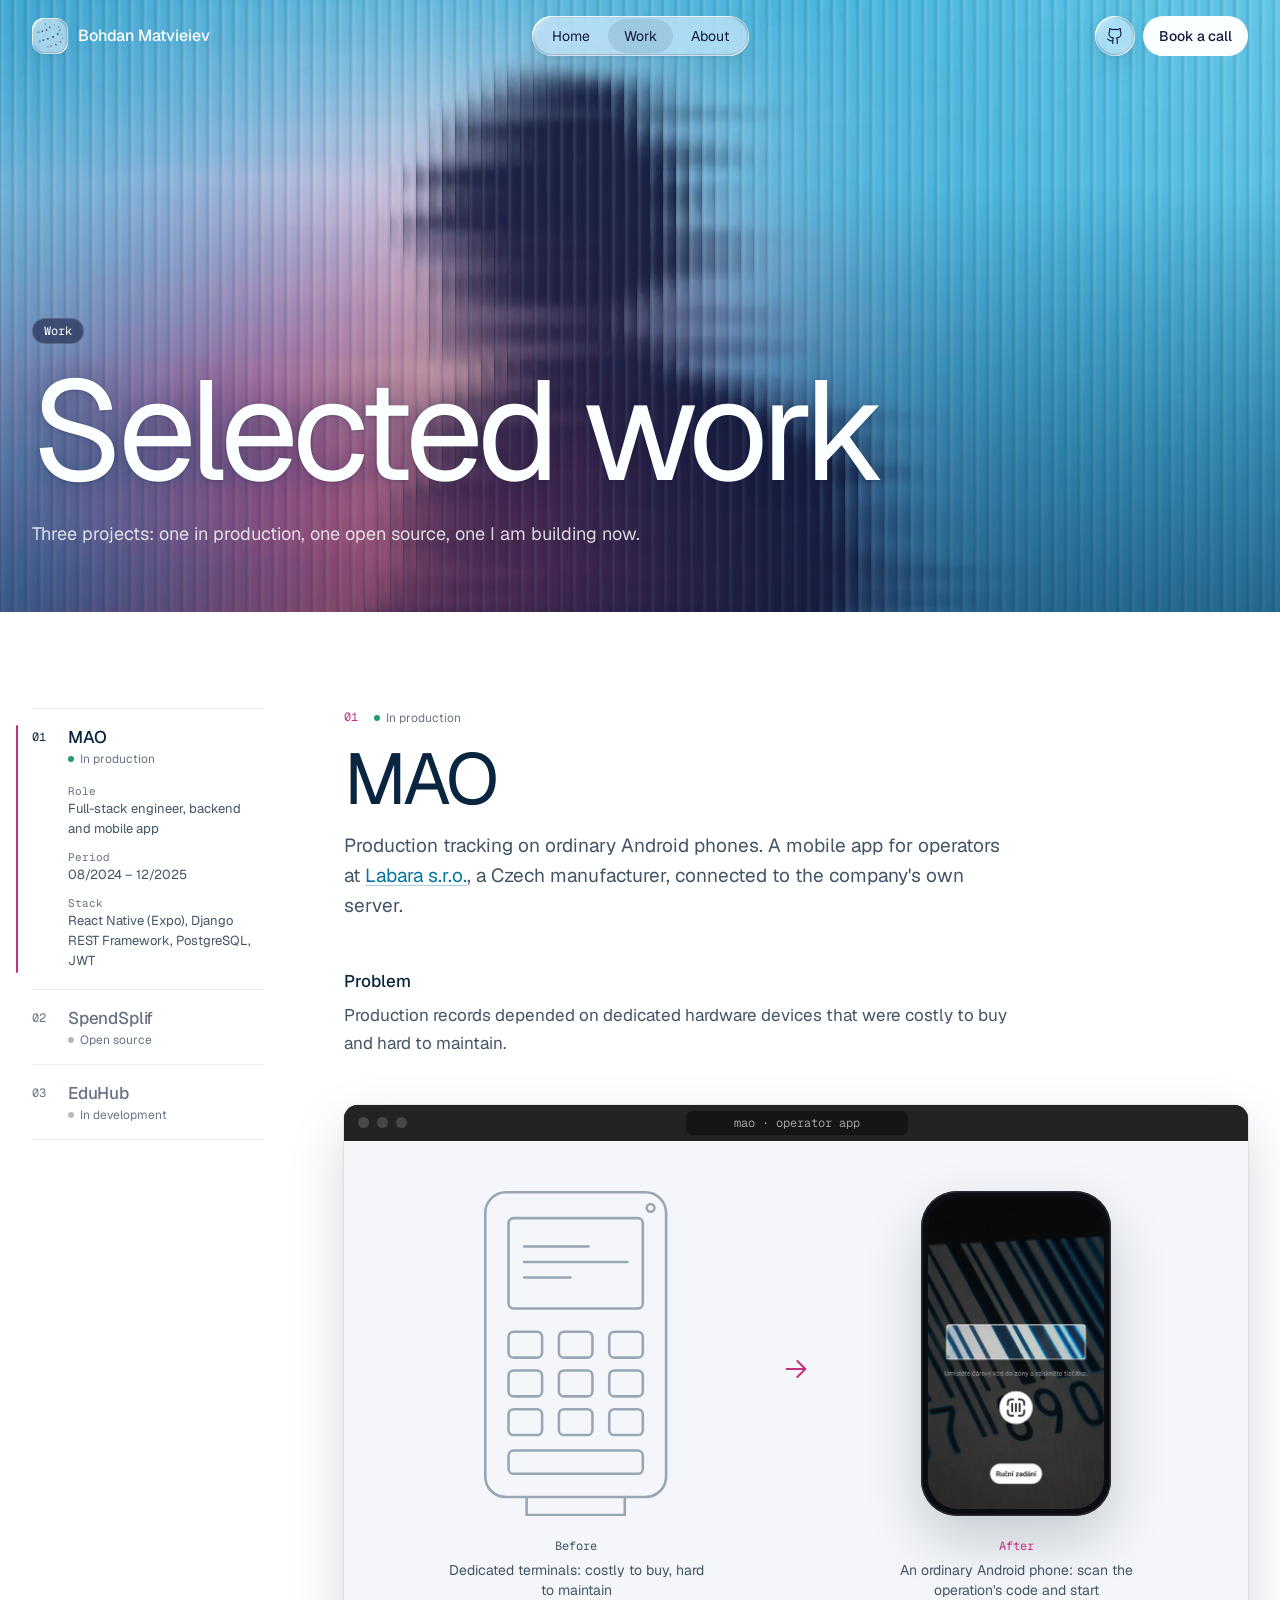
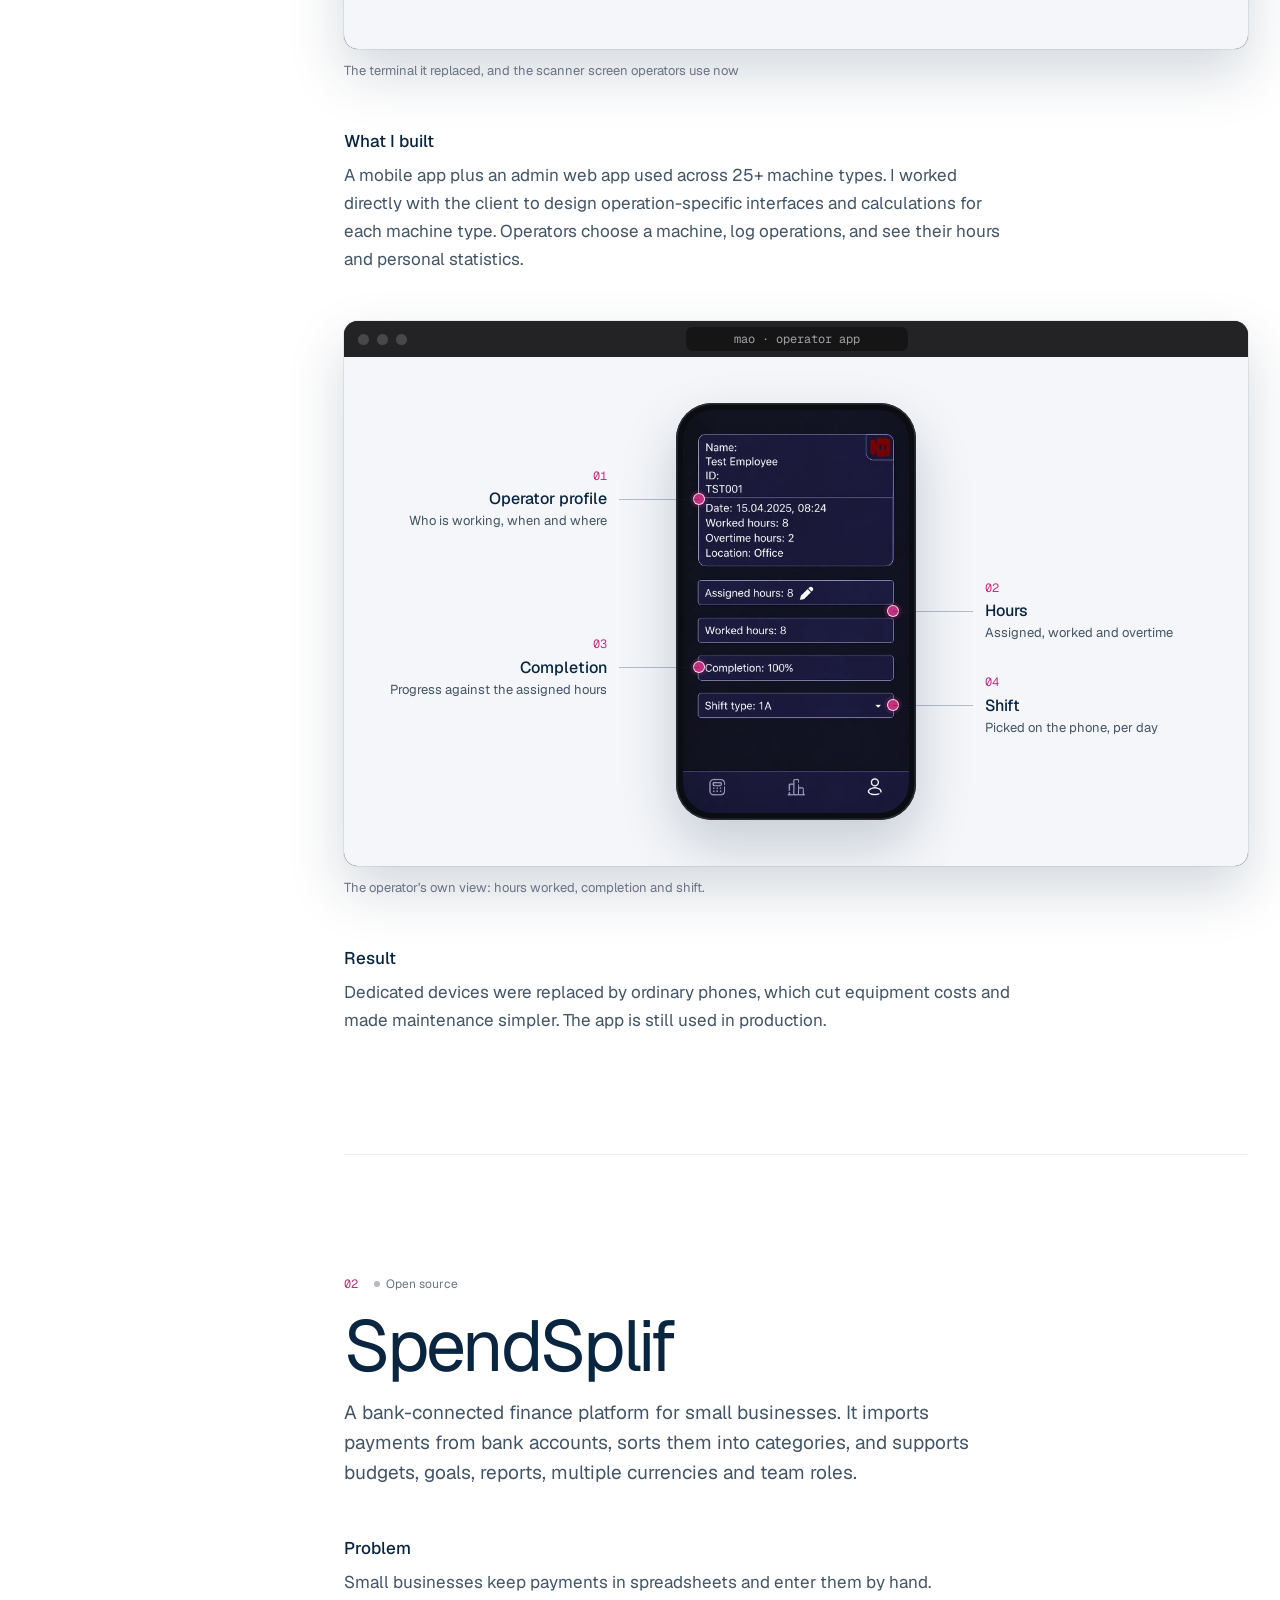
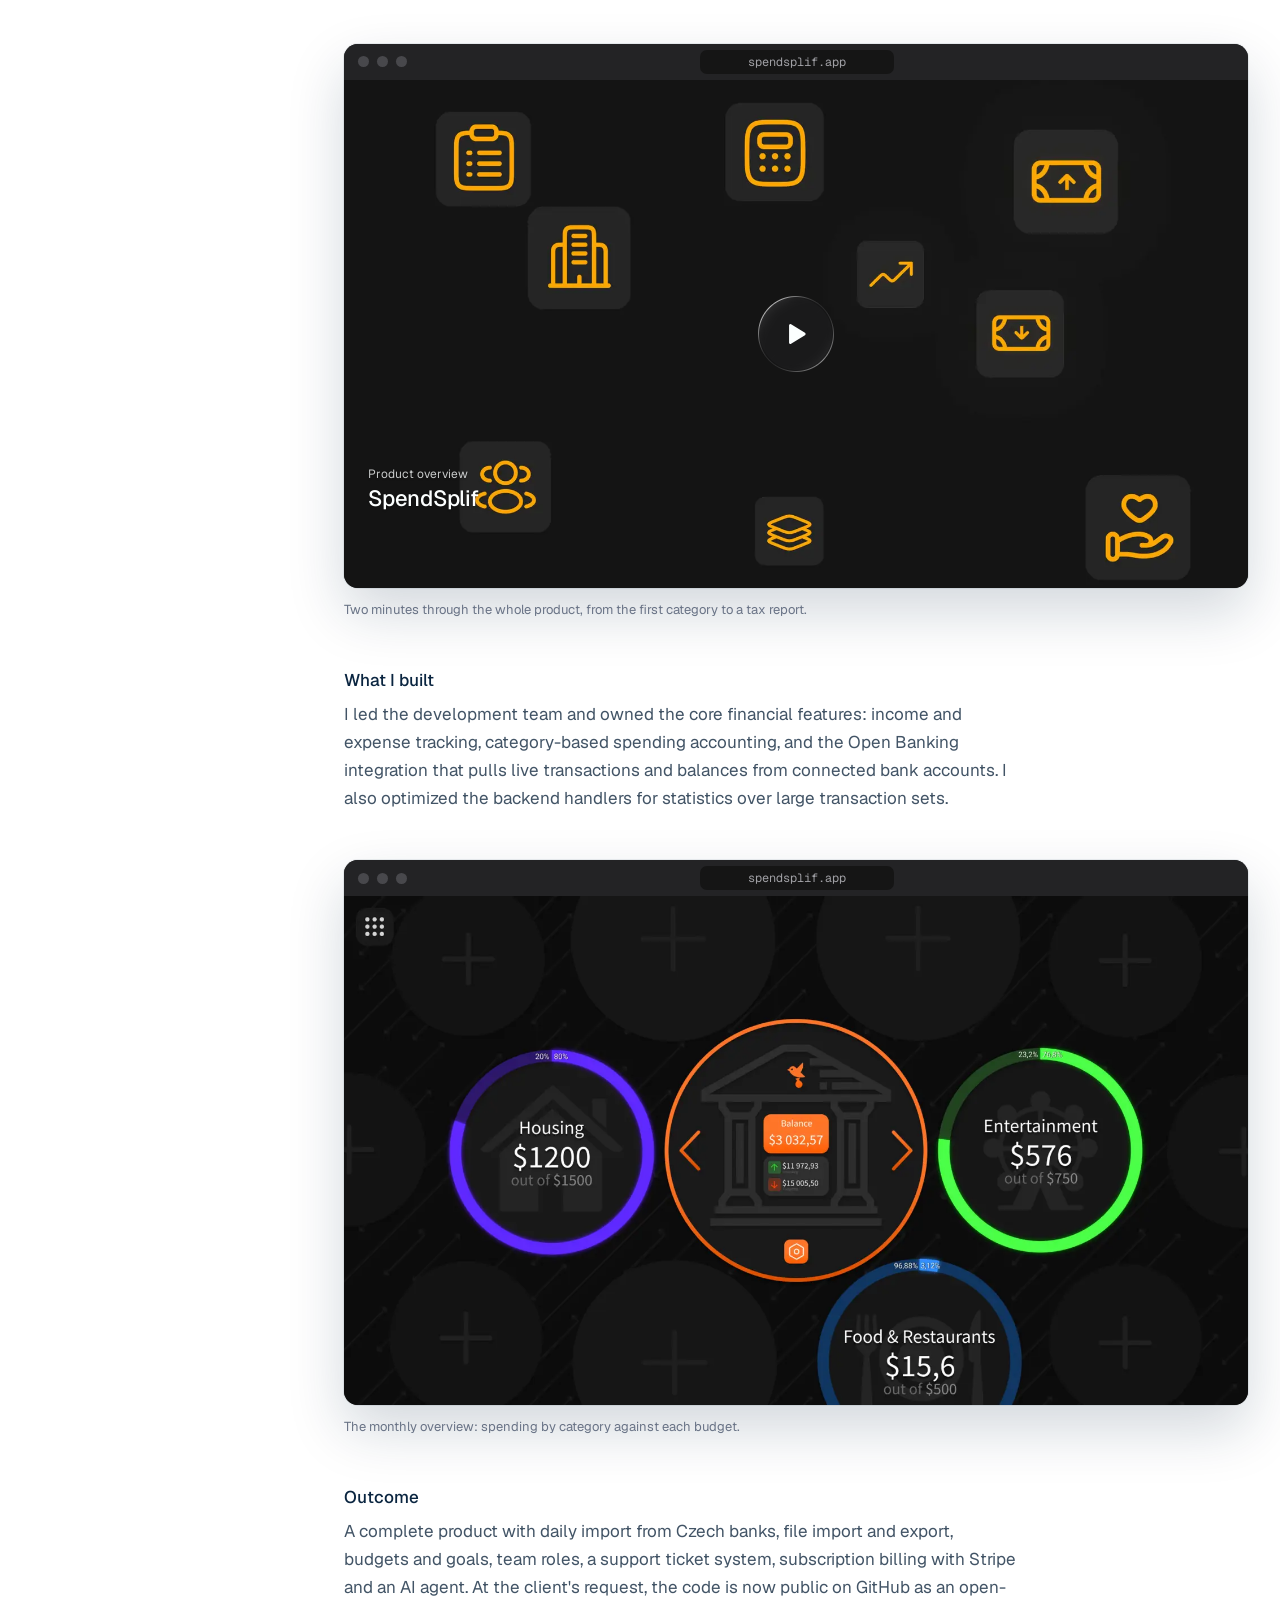
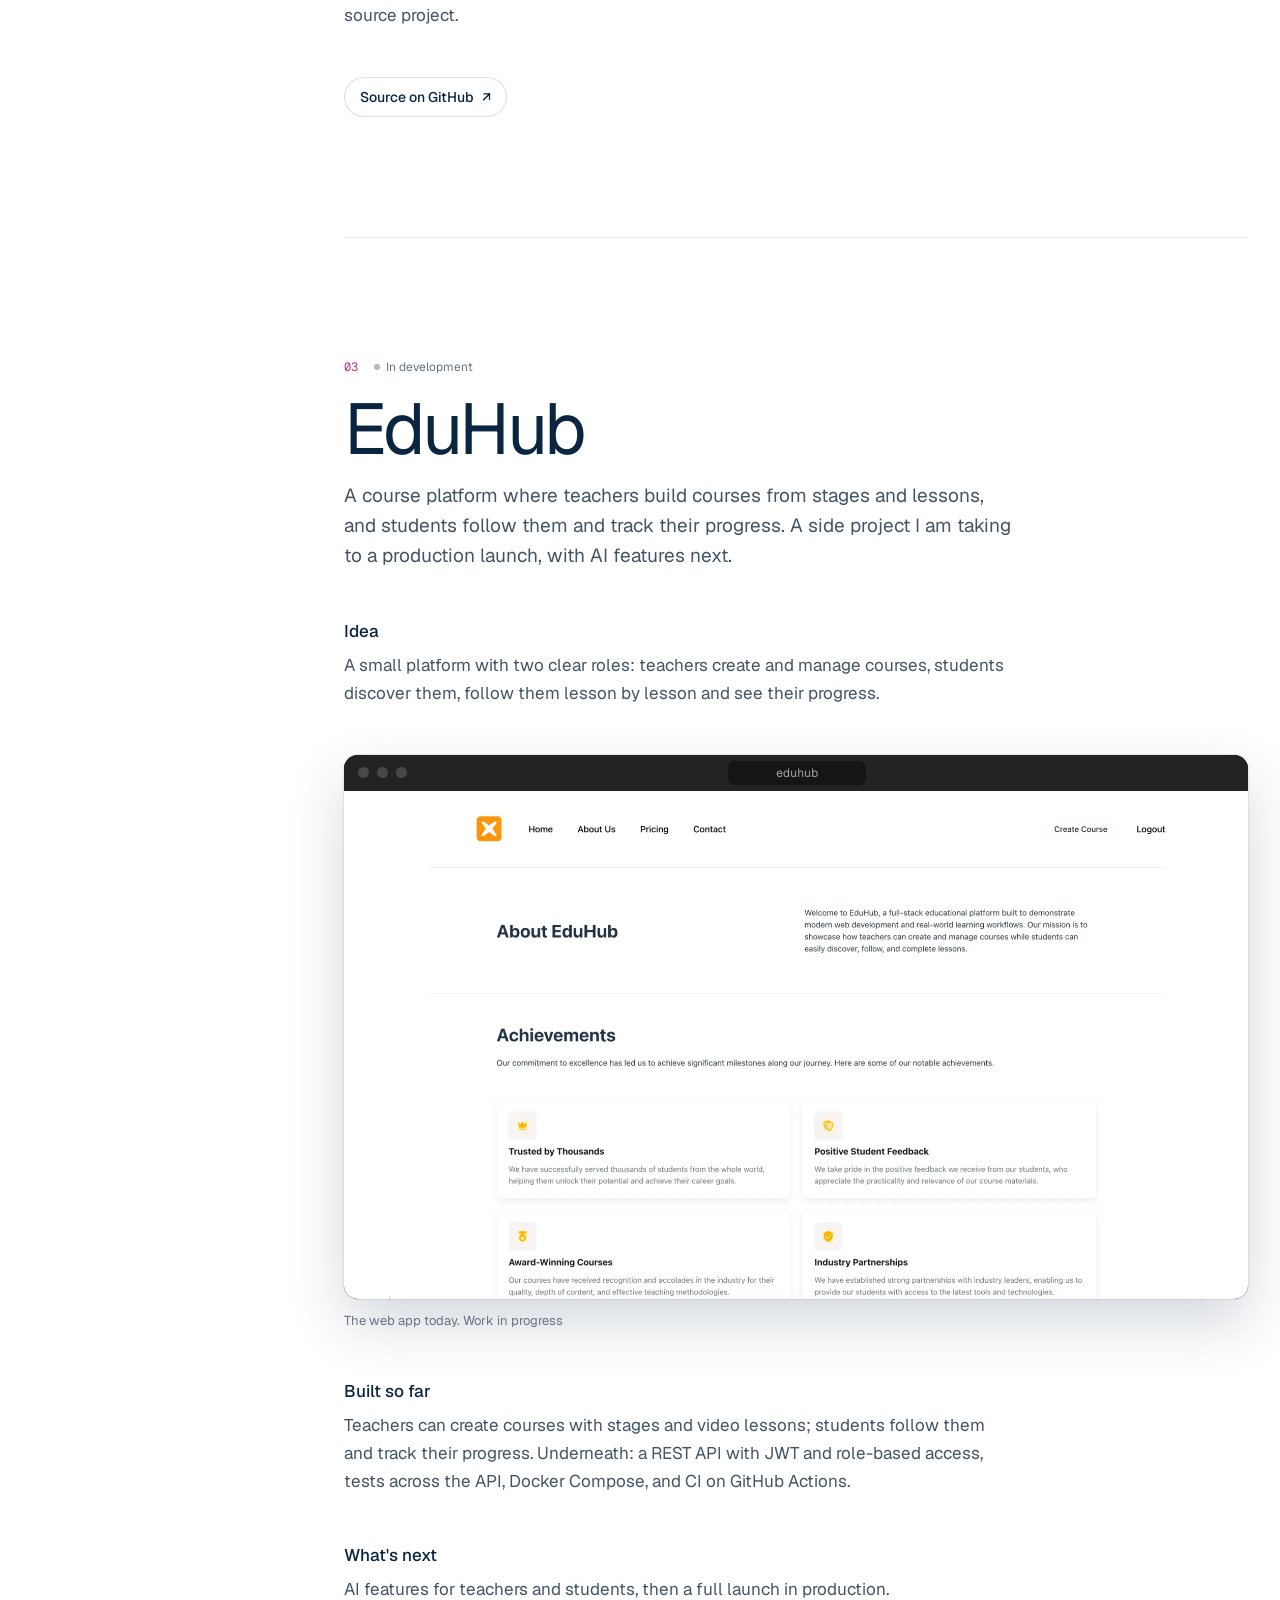
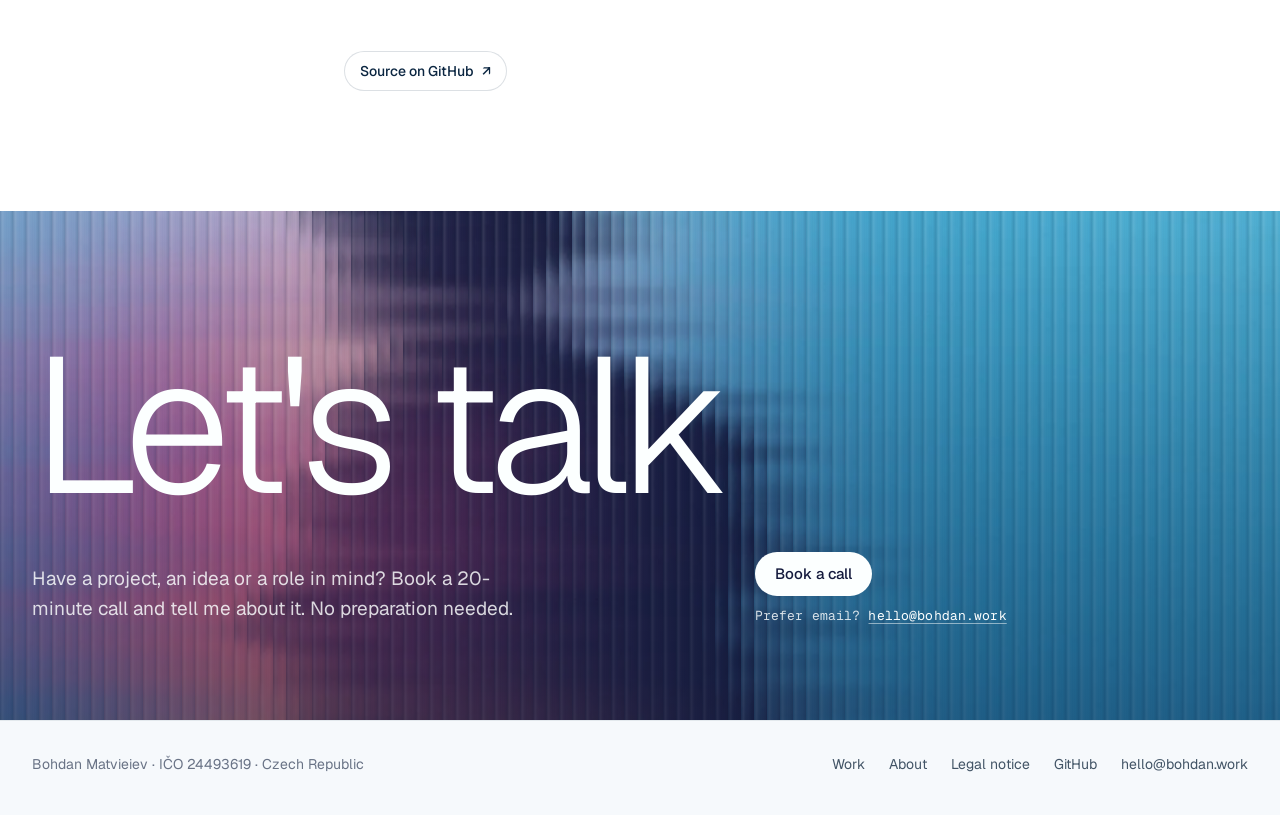
<file: public/work.html>
<!doctype html>
<html lang="en" data-palette="stripe">
<head>
<meta charset="utf-8">
<meta name="viewport" content="width=device-width, initial-scale=1, viewport-fit=cover">
<title>Work | Bohdan Matvieiev</title>
<meta name="description" content="Three projects from problem to result: a production tracking app for Labara s.r.o., an open-source finance platform with bank connections, and a course platform in development.">
<link rel="canonical" href="https://bohdan.work/work">
<meta name="color-scheme" content="light">
<meta name="theme-color" content="#0593c6">
<meta property="og:type" content="website">
<meta property="og:title" content="Work | Bohdan Matvieiev">
<meta property="og:description" content="Three projects from problem to result: a production tracking app for Labara s.r.o., an open-source finance platform with bank connections, and a course platform in development.">
<meta property="og:url" content="https://bohdan.work/work">
<meta property="og:image" content="https://bohdan.work/assets/img/og.jpg">
<meta name="twitter:card" content="summary_large_image">
<link rel="icon" href="favicon.ico?v=1793616999" sizes="any">
<link rel="icon" href="favicon.svg?v=1793616999" type="image/svg+xml">
<link rel="icon" href="favicon-32.png?v=1793616999" type="image/png" sizes="32x32">
<link rel="apple-touch-icon" href="apple-touch-icon.png?v=1793616999">
<link rel="preload" href="assets/fonts/Geist-Variable.woff2" as="font" type="font/woff2" crossorigin>
<link rel="preload" href="assets/img/hero-paint.webp" as="image" fetchpriority="high">
<link rel="stylesheet" href="assets/css/main.css?v=1793616999">
<script type="speculationrules">{"prefetch":[{"where":{"href_matches":"/*.html"},"eagerness":"eager"}],"prerender":[{"where":{"href_matches":"/*.html"},"eagerness":"moderate"}]}</script>
</head>
<body>
<a class="skip" href="#main">Skip to content</a>
<header class="site-header over-hero">
  <div class="wrap wide">
    <a class="logo" href="index.html" aria-label="Bohdan Matvieiev, home"><span class="logo-mark"><canvas data-orb data-size="32" data-state="weaving" data-color="#141a3d" data-speed="0.8" width="64" height="64" style="width:32px;height:32px" role="img" aria-label="Bohdan Matvieiev logo"></canvas></span><span class="name">Bohdan Matvieiev</span></a>
    <nav class="nav" data-goo aria-label="Main">
      <a href="index.html">Home</a>
      <a href="work.html" aria-current="page">Work</a>
      <a href="about.html">About</a>
    </nav>
    <div class="header-actions">
      <a class="icon-btn" href="https://github.com/bohdan-m" target="_blank" rel="noopener" aria-label="GitHub"><svg class="icon" viewBox="0 0 24 24" aria-hidden="true"><path d="M15 22v-4a4.8 4.8 0 0 0-1-3.5c3 0 6-2 6-5.5.08-1.25-.27-2.48-1-3.5.28-1.15.28-2.35 0-3.5 0 0-1 0-3 1.5-2.64-.5-5.36-.5-8 0C6 2 5 2 5 2c-.3 1.15-.3 2.35 0 3.5A5.403 5.403 0 0 0 4 9c0 3.5 3 5.5 6 5.5-.39.49-.68 1.05-.85 1.65-.17.6-.22 1.23-.15 1.85v4"/><path d="M9 18c-4.51 2-5-2-7-2"/></svg></a>
      <a class="btn small light" data-book href="#">Book a call</a>
    </div>
  </div>
</header>
<script src="assets/js/orb.js?v=1793616999"></script>
<script src="assets/js/glass.js?v=1793616999"></script>
<main id="main">
<section class="page-head glass">
  <canvas class="glass-canvas" data-src="assets/img/hero-paint.webp" data-fx="0.55" data-fy="0.4" data-zoom="1.12" data-frame="viewport" aria-hidden="true"></canvas>
  <div class="wrap wide">
    <span class="meta">Work</span>
    <h1 class="page-title">Selected work</h1>
    <p class="lead">Three projects: one in production, one open source, one I am building now.</p>
  </div>
</section>
<div class="work-layout wrap">
  <nav class="work-rail" aria-label="Projects">
    <ol class="rail-list">
      <li>
        <a class="rail-link" href="#mao" data-rail="mao">
          <span class="rail-num">01</span>
          <span class="rail-name">MAO</span>
          <span class="rail-status live">In production</span>
        </a>
        <div class="rail-more"><div><dl class="rail-facts"><div><dt>Role</dt><dd>Full-stack engineer, backend and mobile app</dd></div><div><dt>Period</dt><dd>08/2024 – 12/2025</dd></div><div><dt>Stack</dt><dd>React Native (Expo), Django REST Framework, PostgreSQL, JWT</dd></div></dl></div></div>
      </li>
      <li>
        <a class="rail-link" href="#spendsplif" data-rail="spendsplif">
          <span class="rail-num">02</span>
          <span class="rail-name">SpendSplif</span>
          <span class="rail-status">Open source</span>
        </a>
        <div class="rail-more"><div><dl class="rail-facts"><div><dt>Role</dt><dd>Project lead and full-stack engineer</dd></div><div><dt>Period</dt><dd>01/2024 – 08/2025</dd></div><div><dt>Stack</dt><dd>Django REST Framework, React, TypeScript, Celery, Docker</dd></div></dl></div></div>
      </li>
      <li>
        <a class="rail-link" href="#eduhub" data-rail="eduhub">
          <span class="rail-num">03</span>
          <span class="rail-name">EduHub</span>
          <span class="rail-status">In development</span>
        </a>
        <div class="rail-more"><div><dl class="rail-facts"><div><dt>Role</dt><dd>Solo, full stack</dd></div><div><dt>Period</dt><dd>10/2025 – present</dd></div><div><dt>Stack</dt><dd>Django REST Framework, PostgreSQL, JWT, React 19, TypeScript, Vite, Zustand, Docker</dd></div></dl></div></div>
      </li>
    </ol>
  </nav>
  <div class="work-flow">
<article class="cs" id="mao" data-case="mao" aria-labelledby="mao-title">
  <header class="cs-head">
    <span class="cs-meta"><span class="cs-num">01</span><span class="rail-status live">In production</span></span>
    <h2 id="mao-title">MAO</h2>
    <p class="cs-lede">Production tracking on ordinary Android phones. A mobile app for operators at <a class="text-link" href="https://www.labara.cz/" target="_blank" rel="noopener">Labara s.r.o.</a>, a Czech manufacturer, connected to the company's own server.</p>
    <dl class="cs-facts"><div><dt>Role</dt><dd>Full-stack engineer, backend and mobile app</dd></div><div><dt>Period</dt><dd>08/2024 – 12/2025</dd></div><div><dt>Stack</dt><dd>React Native (Expo), Django REST Framework, PostgreSQL, JWT</dd></div></dl>
  </header>
  <section class="cs-step"><h3>Problem</h3><p>Production records depended on dedicated hardware devices that were costly to buy and hard to maintain.</p></section><figure class="cs-panel wide"><div class="cs-media"><div class="win"><div class="win-bar" aria-hidden="true"><i></i><i></i><i></i><span>mao · operator app</span></div><div class="mao-story">
  <figure class="mao-side mao-before">
    <svg class="mao-terminal" viewBox="29 9 142 252" preserveAspectRatio="xMidYMid meet" fill="none" stroke="currentColor" stroke-width="2" stroke-linejoin="round" stroke-linecap="round" aria-hidden="true"><rect x="30" y="10" width="140" height="236" rx="16"/><rect x="48" y="30" width="104" height="70" rx="4"/><path d="M60 52h50M60 64h80M60 76h36"/><rect x="48" y="118" width="26" height="20" rx="4"/><rect x="87" y="118" width="26" height="20" rx="4"/><rect x="126" y="118" width="26" height="20" rx="4"/><rect x="48" y="148" width="26" height="20" rx="4"/><rect x="87" y="148" width="26" height="20" rx="4"/><rect x="126" y="148" width="26" height="20" rx="4"/><rect x="48" y="178" width="26" height="20" rx="4"/><rect x="87" y="178" width="26" height="20" rx="4"/><rect x="126" y="178" width="26" height="20" rx="4"/><rect x="48" y="210" width="104" height="18" rx="4"/><path d="M62 246v14h76v-14"/><circle cx="158" cy="22" r="3"/></svg>
    <figcaption><strong>Before</strong>Dedicated terminals: costly to buy, hard to maintain</figcaption>
  </figure>
  <span class="mao-arrow" aria-hidden="true"><svg viewBox="0 0 24 24" fill="none" stroke="currentColor" stroke-width="1.5" stroke-linecap="round" stroke-linejoin="round"><path d="M5 12h14"/><path d="m13 6 6 6-6 6"/></svg></span>
  <figure class="mao-side mao-after">
    <div class="device"><img src="assets/img/mao-scan.webp" width="720" height="1279" loading="lazy" alt="MAO barcode scanner screen asking the operator to place the code in the frame"></div>
    <figcaption><strong>After</strong>An ordinary Android phone: scan the operation's code and start</figcaption>
  </figure>
</div></div></div><figcaption>The terminal it replaced, and the scanner screen operators use now</figcaption></figure><section class="cs-step"><h3>What I built</h3><p>A mobile app plus an admin web app used across 25+ machine types. I worked directly with the client to design operation-specific interfaces and calculations for each machine type. Operators choose a machine, log operations, and see their hours and personal statistics.</p></section><figure class="cs-panel wide"><div class="cs-media"><div class="win"><div class="win-bar" aria-hidden="true"><i></i><i></i><i></i><span>mao · operator app</span></div><div class="mao-features"><div class="mao-phone"><div class="device"><img src="assets/img/mao-profile-v2.webp" width="720" height="1279" loading="lazy" alt="MAO operator profile with hours worked, overtime, assigned hours, completion and shift type"></div><ol class="mao-calls"><li class="mao-call left" style="--y:22%"><span class="mao-dot" aria-hidden="true"></span><span class="mao-line" aria-hidden="true"></span><div><b>01</b><strong>Operator profile</strong><span>Who is working, when and where</span></div></li><li class="mao-call right" style="--y:50%"><span class="mao-dot" aria-hidden="true"></span><span class="mao-line" aria-hidden="true"></span><div><b>02</b><strong>Hours</strong><span>Assigned, worked and overtime</span></div></li><li class="mao-call left" style="--y:64%"><span class="mao-dot" aria-hidden="true"></span><span class="mao-line" aria-hidden="true"></span><div><b>03</b><strong>Completion</strong><span>Progress against the assigned hours</span></div></li><li class="mao-call right" style="--y:73.5%"><span class="mao-dot" aria-hidden="true"></span><span class="mao-line" aria-hidden="true"></span><div><b>04</b><strong>Shift</strong><span>Picked on the phone, per day</span></div></li></ol></div></div></div></div><figcaption>The operator's own view: hours worked, completion and shift.</figcaption></figure><section class="cs-step"><h3>Result</h3><p>Dedicated devices were replaced by ordinary phones, which cut equipment costs and made maintenance simpler. The app is still used in production.</p></section>
  
</article>
<article class="cs" id="spendsplif" data-case="spendsplif" aria-labelledby="spendsplif-title">
  <header class="cs-head">
    <span class="cs-meta"><span class="cs-num">02</span><span class="rail-status">Open source</span></span>
    <h2 id="spendsplif-title">SpendSplif</h2>
    <p class="cs-lede">A bank-connected finance platform for small businesses. It imports payments from bank accounts, sorts them into categories, and supports budgets, goals, reports, multiple currencies and team roles.</p>
    <dl class="cs-facts"><div><dt>Role</dt><dd>Project lead and full-stack engineer</dd></div><div><dt>Period</dt><dd>01/2024 – 08/2025</dd></div><div><dt>Stack</dt><dd>Django REST Framework, React, TypeScript, Celery, Docker</dd></div></dl>
  </header>
  <section class="cs-step"><h3>Problem</h3><p>Small businesses keep payments in spreadsheets and enter them by hand.</p></section><figure class="cs-panel wide"><div class="cs-media"><div class="win"><div class="win-bar" aria-hidden="true"><i></i><i></i><i></i><span>spendsplif.app</span></div><media-controller class="player" data-player data-player-src="assets/js/player.js?v=1793616999" aria-label="SpendSplif product overview video">
          <video slot="media" preload="metadata" playsinline poster="assets/video/spendsplif-poster2.webp" width="1920" height="1080">
            <source src="assets/video/spendsplif-720.mp4" type="video/mp4" media="(max-width: 820px)">
            <source src="assets/video/spendsplif-1080.mp4" type="video/mp4">
            <track kind="captions" src="assets/video/spendsplif-en.vtt" srclang="en" label="English">
          </video>
          <div slot="centered-chrome" class="player-shade" noautohide aria-hidden="true"></div>
          <div slot="top-chrome" class="player-top" noautohide>
            <div class="player-group">
              <media-fullscreen-button notooltip class="pc pc-sm"></media-fullscreen-button>
              <media-pip-button notooltip class="pc pc-sm pc-pip"></media-pip-button>
            </div>
            <div class="player-volume">
              <media-volume-range></media-volume-range>
              <media-mute-button notooltip></media-mute-button>
            </div>
          </div>
          <div slot="centered-chrome" class="player-center" noautohide>
            <media-seek-backward-button notooltip seekoffset="10" class="pc pc-md pc-seek" aria-label="Back 10 seconds"><svg slot="icon" class="seek-icon" viewBox="0 0 24 24" aria-hidden="true"><path d="M12 4.6a7.6 7.6 0 1 1-7.5 8.9" fill="none" stroke="currentColor" stroke-width="1.7" stroke-linecap="round"/><path d="M12.4 1.9 9.2 4.6l3.2 2.7" fill="none" stroke="currentColor" stroke-width="1.7" stroke-linecap="round" stroke-linejoin="round"/><text x="12" y="15.4" text-anchor="middle">10</text></svg></media-seek-backward-button>
            <media-play-button notooltip class="pc pc-lg player-main" aria-label="Play the overview">
              <span slot="play"><svg viewBox="0 0 24 24" aria-hidden="true"><path d="M6.8 5.5v13a1 1 0 0 0 1.52.85l10.4-6.5a1 1 0 0 0 0-1.7L8.32 4.65A1 1 0 0 0 6.8 5.5"/></svg></span>
              <span slot="pause"><svg viewBox="0 0 24 24" aria-hidden="true"><rect x="6" y="5" width="4" height="14" rx="1.2"/><rect x="14" y="5" width="4" height="14" rx="1.2"/></svg></span>
            </media-play-button>
            <media-seek-forward-button notooltip seekoffset="10" class="pc pc-md pc-seek" aria-label="Forward 10 seconds"><svg slot="icon" class="seek-icon" viewBox="0 0 24 24" aria-hidden="true"><path d="M12 4.6a7.6 7.6 0 1 0 7.5 8.9" fill="none" stroke="currentColor" stroke-width="1.7" stroke-linecap="round"/><path d="M11.6 1.9l3.2 2.7-3.2 2.7" fill="none" stroke="currentColor" stroke-width="1.7" stroke-linecap="round" stroke-linejoin="round"/><text x="12" y="15.4" text-anchor="middle">10</text></svg></media-seek-forward-button>
          </div>
          <div class="player-bottom" noautohide>
            <div class="player-row">
              <div class="player-title"><span>Product overview</span><strong>SpendSplif</strong></div>
              <div class="player-group pc-after">
                <media-captions-button notooltip class="pc pc-sm pc-cc" aria-label="Subtitles"></media-captions-button>
                <media-playback-rate-button notooltip rates="1 1.25 1.5 2" class="pc pc-sm pc-rate"></media-playback-rate-button>
              </div>
            </div>
            <media-time-range class="player-range"></media-time-range>
            <div class="player-row player-times pc-after">
              <media-time-display></media-time-display>
              <media-time-display remaining></media-time-display>
            </div>
          </div>
        </media-controller></div></div><figcaption>Two minutes through the whole product, from the first category to a tax report.</figcaption></figure><section class="cs-step"><h3>What I built</h3><p>I led the development team and owned the core financial features: income and expense tracking, category-based spending accounting, and the Open Banking integration that pulls live transactions and balances from connected bank accounts. I also optimized the backend handlers for statistics over large transaction sets.</p></section><figure class="cs-panel wide"><div class="cs-media"><div class="win"><div class="win-bar" aria-hidden="true"><i></i><i></i><i></i><span>spendsplif.app</span></div><img src="assets/img/spendsplif-dashboard.webp" width="1600" height="900" loading="lazy" alt="SpendSplif dashboard with budget category circles and an account balance"></div></div><figcaption>The monthly overview: spending by category against each budget.</figcaption></figure><section class="cs-step"><h3>Outcome</h3><p>A complete product with daily import from Czech banks, file import and export, budgets and goals, team roles, a support ticket system, subscription billing with Stripe and an AI agent. At the client's request, the code is now public on GitHub as an open-source project.</p></section>
  <div class="cs-links"><a class="btn secondary small" href="https://github.com/NoneDotCode/SpendSplif" target="_blank" rel="noopener">Source on GitHub <span class="arrow" aria-hidden="true">↗</span></a></div>
</article>
<article class="cs" id="eduhub" data-case="eduhub" aria-labelledby="eduhub-title">
  <header class="cs-head">
    <span class="cs-meta"><span class="cs-num">03</span><span class="rail-status">In development</span></span>
    <h2 id="eduhub-title">EduHub</h2>
    <p class="cs-lede">A course platform where teachers build courses from stages and lessons, and students follow them and track their progress. A side project I am taking to a production launch, with AI features next.</p>
    <dl class="cs-facts"><div><dt>Role</dt><dd>Solo, full stack</dd></div><div><dt>Period</dt><dd>10/2025 – present</dd></div><div><dt>Stack</dt><dd>Django REST Framework, PostgreSQL, JWT, React 19, TypeScript, Vite, Zustand, Docker</dd></div></dl>
  </header>
  <section class="cs-step"><h3>Idea</h3><p>A small platform with two clear roles: teachers create and manage courses, students discover them, follow them lesson by lesson and see their progress.</p></section><figure class="cs-panel wide"><div class="cs-media"><div class="win"><div class="win-bar" aria-hidden="true"><i></i><i></i><i></i><span>eduhub</span></div><img src="assets/img/eduhub-about-full.webp" width="1600" height="999" loading="lazy" alt="EduHub web app: the About page with navigation and achievement cards"></div></div><figcaption>The web app today. Work in progress</figcaption></figure><section class="cs-step"><h3>Built so far</h3><p>Teachers can create courses with stages and video lessons; students follow them and track their progress. Underneath: a REST API with JWT and role-based access, tests across the API, Docker Compose, and CI on GitHub Actions.</p></section><section class="cs-step"><h3>What's next</h3><p>AI features for teachers and students, then a full launch in production.</p></section>
  <div class="cs-links"><a class="btn secondary small" href="https://github.com/bohdan-m/EduHub" target="_blank" rel="noopener">Source on GitHub <span class="arrow" aria-hidden="true">↗</span></a></div>
</article>
  </div>
</div>
</main>
<section class="closing glass" aria-labelledby="talk">
  <canvas class="glass-canvas" data-src="assets/img/hero-paint.webp" data-fx="0.75" data-fy="0.55" data-zoom="1.4" aria-hidden="true"></canvas>
  <div class="wrap wide">
    <h2 class="closing-title" id="talk">Let's talk</h2>
    <div class="closing-body">
      <p>Have a project, an idea or a role in mind? Book a 20-minute call and tell me about it. No preparation needed.</p>
      <div class="closing-actions">
        <a class="btn light" data-book href="#">Book a call</a>
        <span class="meta">Prefer email? <a class="text-link" data-email href="#">hello@bohdan.work</a></span>
      </div>
    </div>
  </div>
</section>
<footer class="site-footer">
  <div class="wrap">
    <p>Bohdan Matvieiev · IČO 24493619 · Czech Republic</p>
    <nav class="foot-links" aria-label="Footer">
      <a href="work.html">Work</a>
      <a href="about.html">About</a>
      <a href="legal.html">Legal notice</a>
      <a href="https://github.com/bohdan-m" target="_blank" rel="noopener">GitHub</a>
      <a data-linkedin hidden target="_blank" rel="noopener" href="#">LinkedIn</a>
      <a data-email href="#">hello@bohdan.work</a>
    </nav>
  </div>
</footer>
<script src="assets/js/config.js?v=1793617003"></script>
<script src="assets/js/vendor/lenis.min.js?v=1793616999"></script>
<script src="assets/js/main.js?v=1793616999"></script>
<script src="assets/js/effects.js?v=1793617001" defer></script>
</body>
</html>
</file>
<file: public/assets/css/main.css>
/* ==========================================================================
   bohdan.work
   Direction (unslop)
   - Product: personal site of a full-stack developer in Brno who builds
     software that takes manual work off people.
   - Character: precise, bright, a little playful.
   - World: light through fluted glass, a photographer's view.
   - Colors: light theme only; navy ink, sky links, pink signature.
  - Moment: one of Bohdan's photographs, mapped to the palette and seen
     through reeded glass, full bleed in the hero. Everything else is quiet.
   - Signature: viewfinder corner brackets on every image.
   Reference: Pelmatech hero. Palette: #0593C6 sky, #FCFFFF white, #D83995 pink.
   Effects from libraries.dev: Border beam (hero cards), Gooey Move (nav pill).
   Spacing on a 4px grid. One easing curve. Type: Geist + Geist Mono.
   ========================================================================== */

@font-face {
  font-family: "Geist";
  src: url("../fonts/Geist-Variable.woff2") format("woff2");
  font-weight: 100 900;
  font-style: normal;
  font-display: swap;
}
@font-face {
  font-family: "Geist Mono";
  src: url("../fonts/GeistMono-Variable.woff2") format("woff2");
  font-weight: 100 900;
  font-style: normal;
  font-display: swap;
}

/* ---------- Tokens ---------- */
:root {
  --sky: #0593c6;
  --pink: #d83995;
  --white: #fcffff;
  --navy: #141a3d;

  /* Content colors come from the hero photo: the navy of the silhouette is
     the ink, the sky is the link color, the pink is the signature (image
     brackets, section labels, selection). One light theme, like the Pelmatech reference. */
  /* Palette 1, "stripe" (home, legal, 404): white with a cool off-white band */
  --bg: #ffffff;
  --surface: #ffffff;
  --raised: #f6f9fc;
  --band: #f6f9fc;
  --line: rgba(10, 37, 64, 0.08);
  --line-strong: rgba(10, 37, 64, 0.14);
  --text: #0a2540;
  --text-2: #425466;
  --text-3: #697386;
  --accent: #0593c6;
  --accent-ink: #03749d;
  --pink-ink: #c2307f;
  --btn: #0a2540;
  --btn-text: #fcffff;
  --btn-hover: #163a5f;
  --shadow: 0 8px 24px rgba(10, 37, 64, 0.07);
  --pill-bg: var(--raised);
  --pill-active: #ffffff;
  --pill-text: var(--text-2);
  --pill-text-active: var(--text);
  --goo-fill: #ffffff;
  --goo-opacity: 1;

  --glass: rgba(252, 255, 255, 0.14);
  /* Hero glass: a light white sheen over a navy base, so white text on it
     keeps 4.5:1 wherever the photo behind is bright. Used by the nav pill,
     the icon button, the location pill and the project cards. */
  --glass-ui: rgba(255, 255, 255, 0.42);
  --glass-ui-line: inset 0 0 0 1px rgba(255, 255, 255, 0.55), 0 8px 24px rgba(20, 26, 61, 0.1);
  --glass-strong: rgba(252, 255, 255, 0.22);
  --glass-line: rgba(252, 255, 255, 0.28);
  --on-image: #fcffff;
  --on-image-2: rgba(252, 255, 255, 0.82);
  --on-image-3: rgba(252, 255, 255, 0.66);

  --font: "Geist", ui-sans-serif, system-ui, -apple-system, "Segoe UI", sans-serif;
  --mono: "Geist Mono", ui-monospace, "SFMono-Regular", Menlo, Consolas, monospace;

  --ease-out: cubic-bezier(0.23, 1, 0.32, 1);
  --t-press: 160ms;
  --t-hover: 160ms;
  --t-enter: 500ms;

  --gutter: max(20px, env(safe-area-inset-left, 0px));
  --gutter-r: max(20px, env(safe-area-inset-right, 0px));
  --max: 1440px;
  --max-wide: 1440px;
  --header: 72px;

  color-scheme: light;
}


/* Palette 3, "warm" (work): milky paper from the warm light in the photo */
:root[data-palette="warm"] {
  --bg: #fcf8f5;
  --surface: #ffffff;
  --raised: #f5ede7;
  --band: #f7f0ea;
  --line: rgba(43, 26, 38, 0.09);
  --line-strong: rgba(43, 26, 38, 0.16);
  --text: #22182a;
  --text-2: #5a4c58;
  --text-3: #75677a;
  --btn: #22182a;
  --btn-hover: #3a2c42;
  --shadow: 0 8px 24px rgba(43, 26, 38, 0.07);
  --pill-active: #ffffff;
  --goo-fill: #ffffff;
}
/* Palette 5, "graphite" (about): neutral dark, no blue in the greys */
:root[data-palette="graphite"] {
  --bg: #111214;
  --surface: #17181b;
  --raised: #1d1f23;
  --band: #16171a;
  --line: rgba(255, 255, 255, 0.08);
  --line-strong: rgba(255, 255, 255, 0.14);
  --text: #f4f6f7;
  --text-2: #a9adb3;
  --text-3: #868a91;
  --accent: #2eaee0;
  --accent-ink: #5cc4ee;
  --pink-ink: #ef6fb4;
  --btn: #fcffff;
  --btn-text: #111214;
  --btn-hover: #ffffff;
  --shadow: none;
  --pill-active: #2a2c31;
  --goo-fill: #2a2c31;
  color-scheme: dark;
}

@media (min-width: 768px) {
  :root {
    --gutter: max(32px, env(safe-area-inset-left, 0px));
    --gutter-r: max(32px, env(safe-area-inset-right, 0px));
  }
}

/* ---------- Page transitions (cross-document View Transitions) ----------
   The header stays put while the page underneath fades and rises slightly.
   Browsers without support simply load the next page. */
@view-transition { navigation: auto; }
/* The header is not captured on its own: a captured element loses its
   backdrop-filter during the transition, so the glass would flash solid.
   It stays in the page image instead: the old page holds still underneath
   and the new one fades in over it (normal blending, not the default
   plus-lighter), so the identical header shows no change at all. */
::view-transition-old(root) { animation: none; mix-blend-mode: normal; }
::view-transition-new(root) { animation: vt-in 240ms ease both; mix-blend-mode: normal; }
@keyframes vt-in { from { opacity: 0; } }
@media (prefers-reduced-motion: reduce) {
  @view-transition { navigation: none; }
}

/* ---------- Base ---------- */
*,
*::before,
*::after { box-sizing: border-box; }

/* No visible page scrollbar (the page still scrolls with wheel, trackpad,
   keys and touch) */
html { scrollbar-width: none; }
html::-webkit-scrollbar, body::-webkit-scrollbar { display: none; width: 0; height: 0; }

html {
  -webkit-tap-highlight-color: transparent;
  -webkit-text-size-adjust: 100%;
  text-size-adjust: 100%;
}

/* Lenis */
html.lenis,
html.lenis body { height: auto; }
.lenis:not(.lenis-autoToggle).lenis-stopped { overflow: clip; }
.lenis [data-lenis-prevent] { overscroll-behavior: contain; }
.lenis.lenis-smooth iframe { pointer-events: none; }

body {
  margin: 0;
  background: var(--bg);
  color: var(--text);
  font-family: var(--font);
  font-size: 16px;
  line-height: 1.6;
  font-weight: 400;
  -webkit-font-smoothing: antialiased;
  -moz-osx-font-smoothing: grayscale;
}

::selection { background: var(--pink); color: #fcffff; }

img { display: block; max-width: 100%; height: auto; }
svg { display: block; flex: none; }
a { color: inherit; text-decoration: none; }
p { margin: 0; }
h1, h2, h3 { margin: 0; font-weight: 500; text-wrap: balance; }
ul, ol, dl, dd { margin: 0; padding: 0; }
li { list-style: none; }

:focus-visible {
  outline: 2px solid var(--accent);
  outline-offset: 3px;
  border-radius: 4px;
}

a, button { touch-action: manipulation; }

.sr-only { position: absolute; width: 1px; height: 1px; padding: 0; margin: -1px; overflow: hidden; clip: rect(0 0 0 0); white-space: nowrap; border: 0; }

.skip {
  position: absolute;
  left: var(--gutter);
  top: -100px;
  z-index: 100;
  padding: 8px 12px;
  border-radius: 8px;
  background: var(--btn);
  color: var(--btn-text);
}
.skip:focus { top: 8px; }

.wrap {
  width: 100%;
  max-width: calc(var(--max) + var(--gutter) + var(--gutter-r));
  margin: 0 auto;
  padding-left: var(--gutter);
  padding-right: var(--gutter-r);
}
.wrap.wide { max-width: calc(var(--max-wide) + var(--gutter) + var(--gutter-r)); }

.icon { width: 18px; height: 18px; stroke: currentColor; stroke-width: 1.5; fill: none; stroke-linecap: round; stroke-linejoin: round; }
.icon.sm { width: 16px; height: 16px; }

.meta {
  font-family: var(--mono);
  font-size: 12px;
  line-height: 16px;
  letter-spacing: 0.01em;
  color: var(--text-3);
  font-variant-numeric: tabular-nums;
}

.lead {
  font-size: 18px;
  line-height: 28px;
  color: var(--text-2);
  max-width: 36rem;
}

.text-link {
  color: var(--accent-ink);
  text-decoration: underline;
  text-decoration-color: color-mix(in srgb, var(--accent-ink) 35%, transparent);
  text-underline-offset: 3px;
  transition: text-decoration-color var(--t-hover) ease;
}

/* ---------- Header ---------- */
.site-header {
  position: sticky;
  top: 0;
  z-index: 50;
  background: color-mix(in srgb, var(--bg) 88%, transparent);
  -webkit-backdrop-filter: saturate(1.4) blur(12px);
  backdrop-filter: saturate(1.4) blur(12px);
  padding-top: env(safe-area-inset-top, 0px);
  border-bottom: 1px solid transparent;
  transition: border-color var(--t-hover) ease;
}
.site-header.is-scrolled { border-bottom-color: var(--line); }

.site-header .wrap {
  height: var(--header);
  display: grid;
  grid-template-columns: 1fr auto 1fr;
  align-items: center;
  gap: 16px;
}

.logo {
  justify-self: start;
  display: inline-flex;
  align-items: center;
  gap: 10px;
  font-size: 16px;
  font-weight: 500;
  letter-spacing: -0.01em;
  white-space: nowrap;
}
.logo-mark {
  width: 36px;
  height: 36px;
  border-radius: 10px;
  background: var(--sky);
  display: grid;
  place-items: center;
  flex: none;
}
.logo-mark canvas { display: block; }
.over-hero .logo-mark {
  background: var(--glass-ui);
  box-shadow: inset 0 0 0 1px var(--glass-line);
  -webkit-backdrop-filter: blur(16px);
  backdrop-filter: blur(16px);
}

.nav {
  position: relative;
  display: flex;
  gap: 2px;
  padding: 4px;
  border-radius: 999px;
  background: var(--pill-bg);
  isolation: isolate;
}
.nav a {
  position: relative;
  z-index: 1;
  height: 32px;
  display: inline-flex;
  align-items: center;
  padding: 0 16px;
  border-radius: 999px;
  font-size: 14px;
  color: var(--pill-text);
  transition: color var(--t-hover) ease, background-color var(--t-hover) ease;
}
.nav a[aria-current="page"] { color: var(--pill-text-active); background: var(--pill-active); }
/* Once the liquid highlight mounts it draws the active pill itself */
.nav.goo-ready a[aria-current="page"] { background: transparent; }
.goo-layer { position: absolute; inset: 0; z-index: 0; pointer-events: none; }

.header-actions { justify-self: end; display: flex; align-items: center; gap: 8px; }
.icon-btn {
  width: 40px;
  height: 40px;
  display: inline-flex;
  align-items: center;
  justify-content: center;
  border-radius: 999px;
  color: var(--text-2);
  box-shadow: inset 0 0 0 1px var(--line-strong);
  transition: background-color var(--t-hover) ease, color var(--t-hover) ease, transform var(--t-press) var(--ease-out);
}
.icon-btn:active { transform: scale(0.96); }

/* Header over the hero image (home) */
.over-hero {
  position: fixed;
  top: 0;
  left: 0;
  right: 0;
  background: transparent;
  -webkit-backdrop-filter: none;
  backdrop-filter: none;
  color: var(--on-image);
  --pill-bg: var(--glass-ui);
  --pill-active: rgba(252, 255, 255, 0.26);
  --pill-text: var(--on-image);
  --pill-text-active: var(--on-image);
  --goo-fill: #fcffff;
  --goo-opacity: 0.26;
}
.over-hero .nav {
  -webkit-backdrop-filter: blur(16px) saturate(1.2);
  backdrop-filter: blur(16px) saturate(1.2);
  box-shadow: var(--glass-ui-line);
}
/* Over light content the header switches to light frosted glass with navy
   text: the white of the page, so it blends in, and navy on white is far
   above 4.5:1. Book a call stays the deep sky blue. main.js sets .on-light
   by checking what sits under the header. */
.over-hero .logo, .over-hero .nav, .over-hero .nav a, .over-hero .icon-btn, .over-hero .logo-mark, .over-hero .btn {
  transition: color 200ms var(--ease-out), background-color 200ms var(--ease-out), box-shadow 200ms var(--ease-out);
}
.over-hero.on-light {
  --pill-bg: rgba(255, 255, 255, 0.78);
  --pill-text: var(--text-2);
  --pill-text-active: var(--text);
  --goo-fill: #0a2540;
  --goo-opacity: 0.07;
}
.over-hero.on-light .logo { color: var(--text); }
.over-hero.on-light .nav { box-shadow: inset 0 0 0 1px var(--line), 0 4px 16px rgba(10, 37, 64, 0.06); }
.over-hero.on-light .logo-mark { background: var(--sky); box-shadow: none; }
.over-hero.on-light .icon-btn { color: var(--text); background: rgba(255, 255, 255, 0.78); box-shadow: inset 0 0 0 1px var(--line), 0 4px 16px rgba(10, 37, 64, 0.06); }
.over-hero.on-light .btn.light { background: #03749d; color: #fcffff; }
@media (hover: hover) and (pointer: fine) {
  .over-hero.on-light .icon-btn:hover { background: #ffffff; }
  .over-hero.on-light .btn.light:hover { background: #025f80; }
}
.over-hero .icon-btn {
  color: var(--on-image);
  background: var(--glass-ui);
  box-shadow: inset 0 0 0 1px var(--glass-line);
  -webkit-backdrop-filter: blur(16px);
  backdrop-filter: blur(16px);
}

/* ---------- Buttons ---------- */
.btn {
  height: 44px;
  display: inline-flex;
  align-items: center;
  justify-content: center;
  gap: 8px;
  padding: 0 20px;
  border-radius: 999px;
  border: 0;
  background: var(--btn);
  color: var(--btn-text);
  font: 500 15px/1 var(--font);
  white-space: nowrap;
  cursor: pointer;
  user-select: none;
  -webkit-user-select: none;
  transition: transform var(--t-press) var(--ease-out), background-color var(--t-hover) ease;
}
.btn:active { transform: scale(0.97); }
.btn.small { height: 40px; padding: 0 16px; font-size: 14px; }
.btn.secondary { background: transparent; color: var(--text); box-shadow: inset 0 0 0 1px var(--line-strong); }
.btn.light { background: var(--white); color: var(--navy); }
.btn .icon { width: 16px; height: 16px; }

.link-on-image {
  display: inline-flex;
  align-items: center;
  gap: 8px;
  height: 44px;
  padding: 0 4px;
  align-self: flex-start;
  font-size: 15px;
  font-weight: 500;
  color: var(--on-image);
}
.link-on-image .icon { width: 16px; height: 16px; }

.arrow { display: inline-block; transition: transform var(--t-hover) var(--ease-out); }

@media (hover: hover) and (pointer: fine) {
  .nav a:hover { color: var(--pill-text-active); }
  .icon-btn:hover { color: var(--text); background: var(--raised); }
  .over-hero .icon-btn:hover { color: #141a3d; background: rgba(255, 255, 255, 0.62); }
  .btn:hover { background: var(--btn-hover); }
  .btn.secondary:hover { background: var(--raised); }
  .btn.light:hover { background: #ffffff; }
  .text-link:hover { text-decoration-color: currentColor; }
  a:hover > .arrow, a:hover .title .arrow { transform: translateX(4px); }
  .link-on-image:hover .icon { transform: translateY(2px); }
}
.link-on-image .icon { transition: transform var(--t-hover) var(--ease-out); }

/* ---------- Reeded glass panels (hero, page heads, stages, closing) ---------- */
.glass {
  position: relative;
  overflow: hidden;
  isolation: isolate;
  color: var(--on-image);
  /* No-JS fallback: the photo plus a CSS imitation of reeded glass */
  background-color: #1f6ea8;
  background-image:
    repeating-linear-gradient(90deg,
      rgba(10, 16, 48, 0.08) 0px,
      rgba(255, 255, 255, 0.08) 3px,
      rgba(255, 255, 255, 0) 7px,
      rgba(10, 16, 48, 0.08) 14px),
    url("../img/hero-paint.webp");
  background-size: auto, cover;
  background-position: 0 0, 50% 40%;
}
/* Page heads show the home photo laid out a full screen tall, cropped below */
.page-head.glass {
  background-size: auto, max(100%, 177.8svh) auto;
  background-position: 0 0, 55% 0;
}
.glass-canvas {
  position: absolute;
  inset: 0;
  width: 100%;
  height: 100%;
  z-index: -2;
  opacity: 0;
  transition: opacity 240ms var(--ease-out);
}
.glass-canvas.is-ready { opacity: 1; }
.glass .frame::after { --c: rgba(252, 255, 255, 0.85); }
.shots.glass::before,
.work-media.glass::before {
  content: "";
  position: absolute;
  inset: 0;
  z-index: -1;
  pointer-events: none;
  background: rgba(20, 26, 61, 0.22);
}
.glass figcaption { color: var(--on-image-2); text-shadow: 0 1px 2px rgba(20, 26, 61, 0.3); }

/* ---------- Hero (Pelmatech reference: full bleed, reeded glass) ---------- */
.hero {
  position: relative;
  min-height: 100svh;
  display: flex;
  flex-direction: column;
  justify-content: flex-end;
  overflow: hidden;
  isolation: isolate;
  color: var(--on-image);
  padding-top: calc(var(--header) + env(safe-area-inset-top, 0px) + 24px);
  padding-bottom: 32px;
}

/* Calm space for the text at the bottom: a soft tone shift into navy */
.hero::before {
  content: "";
  position: absolute;
  inset: 0;
  z-index: -1;
  pointer-events: none;
  background: linear-gradient(180deg, rgba(20, 26, 61, 0) 45%, rgba(20, 26, 61, 0.5) 100%);
}

.hero-main {
  display: grid;
  grid-template-columns: minmax(0, 1fr) auto;
  gap: 32px;
  align-items: end;
}
.hero-copy { display: flex; flex-direction: column; gap: 20px; }
.hero h1 {
  font-size: clamp(44px, 6.6vw, 104px);
  line-height: 1;
  letter-spacing: -0.04em;
  font-weight: 300;
  max-width: none;
  /* soft navy halo: keeps the thin white letters readable where they cross
     the bright part of the photo, without a visible box */
  text-shadow: 0 2px 28px rgba(20, 26, 61, 0.45), 0 1px 3px rgba(20, 26, 61, 0.3);
}
.hero-sub { font-size: 15px; line-height: 24px; color: var(--on-image-2); max-width: 45rem; }
.hero-actions { display: flex; align-items: center; gap: 16px; padding-bottom: 4px; }

.hero-features {
  display: grid;
  grid-template-columns: repeat(5, minmax(0, 1fr));
  gap: 24px;
  margin-top: 40px;
  padding-top: 20px;
  border-top: 1px solid var(--glass-line);
}
.hero-features li { display: flex; flex-direction: column; gap: 10px; font-size: 13px; line-height: 20px; color: var(--on-image-3); }
.hero-features li strong { display: block; font-weight: 500; color: var(--on-image); }
.hero-features .icon { color: var(--on-image); }

/* Glass cards, top right */
.hero-side {
  position: absolute;
  z-index: 1;
  top: calc(var(--header) + env(safe-area-inset-top, 0px) + 16px);
  right: max(var(--gutter-r), calc((100% - var(--max-wide)) / 2));
  width: 340px;
  display: flex;
  flex-direction: column;
  gap: 10px;
}
.hero-place {
  display: inline-flex;
  align-self: flex-start;
  align-items: center;
  gap: 8px;
  font-size: 13px;
  line-height: 20px;
  color: var(--on-image);
  align-self: flex-end;
  padding: 6px 14px 6px 10px;
  border-radius: 999px;
  background: var(--glass-ui);
  box-shadow: var(--glass-ui-line);
  -webkit-backdrop-filter: blur(16px) saturate(1.3);
  backdrop-filter: blur(16px) saturate(1.3);
}
.hero-place .sep { opacity: 0.5; }
.hero-place time { font-family: var(--mono); font-variant-numeric: tabular-nums; color: var(--on-image); }
.beam-host { display: block; }
.glass-card {
  padding: 16px 18px;
  border-radius: 18px;
  background: var(--glass-ui);
  box-shadow: var(--glass-ui-line);
  -webkit-backdrop-filter: blur(24px) saturate(1.3);
  backdrop-filter: blur(24px) saturate(1.3);
  color: var(--on-image);
}
.glass-card .top { display: flex; align-items: center; justify-content: space-between; gap: 12px; margin-bottom: 16px; }
.glass-card .top strong { font-size: 15px; font-weight: 500; }
.glass-card .tag { display: inline-flex; align-items: center; gap: 6px; font-size: 12px; color: var(--on-image); }
.glass-card .span { display: grid; grid-template-columns: 1fr auto 1fr; align-items: end; gap: 12px; }
.glass-card .span > div { display: flex; flex-direction: column; gap: 2px; }
.glass-card .span > div:last-child { text-align: right; }
.glass-card .label { font-size: 12px; color: var(--on-image); }
.glass-card .value { font-size: 22px; line-height: 28px; font-weight: 400; letter-spacing: -0.01em; font-variant-numeric: tabular-nums; }
.glass-card .chip {
  align-self: center;
  margin-top: 16px;
  padding: 2px 8px;
  border-radius: 6px;
  background: rgba(252, 255, 255, 0.06);
  box-shadow: inset 0 0 0 1px rgba(252, 255, 255, 0.22);
  font-family: var(--mono);
  font-size: 11px;
  line-height: 16px;
  color: var(--on-image);
  white-space: nowrap;
}

/* Shorter screens: keep the three cards clear of the headline */
@media (max-height: 880px) {
  .hero-side { gap: 8px; }
  .glass-card { padding: 12px 16px; }
  .glass-card .top { margin-bottom: 8px; }
  .glass-card .value { font-size: 18px; line-height: 24px; }
  .glass-card .chip { margin-top: 12px; }
}
@media (max-height: 720px) {
  .hero-side { display: none; }
}

/* Load entrance: once, short fade and rise with a small stagger */
@keyframes rise {
  from { opacity: 0; transform: translateY(8px); }
  to { opacity: 1; transform: none; }
}
.hero-copy > *,
.hero-actions,
.hero-features,
.hero-side {
  animation: rise var(--t-enter) var(--ease-out) both;
}
.hero-copy > :nth-child(2) { animation-delay: 60ms; }
.hero-actions { animation-delay: 120ms; }
.hero-features { animation-delay: 180ms; }
.hero-side { animation-delay: 240ms; }

/* ---------- Sections ---------- */
main { display: block; }

.section { padding-top: 96px; padding-bottom: 96px; }
.section + .section { border-top: 1px solid var(--line); }
.section.tight { padding-top: 48px; padding-bottom: 48px; }
/* Every second block sits on a faint sky band, so long pages have a rhythm
   without boxes; the hairline between same-colored neighbours stays */
main > .section:nth-of-type(odd):not(:first-of-type),
main > .case:nth-of-type(even) { background: var(--band); }
.case-facts dd, .case-cols h3, .row h3, .principles h3 { color: var(--text); }
.site-footer { background: var(--band); border-top: 1px solid var(--line); }

.section-head { margin-bottom: 40px; }
.section-head .meta { margin-bottom: 12px; }
.section-head h2 {
  font-size: clamp(28px, 3.4vw, 40px);
  line-height: 1.12;
  letter-spacing: -0.02em;
}

/* Page heads: a shorter band of the same reeded glass, giant title in white */
.page-head {
  padding-top: calc(var(--header) + env(safe-area-inset-top, 0px) + 96px);
  padding-bottom: 64px;
  min-height: min(68svh, 640px);
  display: flex;
  flex-direction: column;
  justify-content: flex-end;
}
.page-head::before {
  content: "";
  position: absolute;
  inset: 0;
  z-index: -1;
  pointer-events: none;
  background: linear-gradient(180deg, rgba(20, 26, 61, 0) 30%, rgba(20, 26, 61, 0.45) 100%);
}
.page-head .meta {
  margin-bottom: 20px;
  display: inline-flex;
  padding: 5px 12px;
  border-radius: 999px;
  color: var(--on-image);
  background: rgba(20, 26, 61, 0.56);
  box-shadow: inset 0 0 0 1px rgba(252, 255, 255, 0.16);
  -webkit-backdrop-filter: blur(16px);
  backdrop-filter: blur(16px);
}
.page-head .lead { color: var(--on-image-2); }
.page-head .case-index a { color: var(--on-image); text-decoration-color: rgba(252, 255, 255, 0.5); }
.page-title {
  font-size: clamp(56px, 11vw, 160px);
  line-height: 0.94;
  letter-spacing: -0.045em;
  font-weight: 400;
  text-shadow: 0 2px 28px rgba(20, 26, 61, 0.4), 0 1px 3px rgba(20, 26, 61, 0.25);
}
.page-head .lead { margin-top: 24px; max-width: 48rem; }

/* ---------- Viewfinder brackets (signature) ---------- */
.frame { position: relative; }
.frame::after {
  content: "";
  position: absolute;
  inset: -8px;
  pointer-events: none;
  --c: var(--pink-ink);
  --l: 16px;
  --w: 1.5px;
  background:
    linear-gradient(var(--c), var(--c)) left top / var(--l) var(--w),
    linear-gradient(var(--c), var(--c)) left top / var(--w) var(--l),
    linear-gradient(var(--c), var(--c)) right top / var(--l) var(--w),
    linear-gradient(var(--c), var(--c)) right top / var(--w) var(--l),
    linear-gradient(var(--c), var(--c)) left bottom / var(--l) var(--w),
    linear-gradient(var(--c), var(--c)) left bottom / var(--w) var(--l),
    linear-gradient(var(--c), var(--c)) right bottom / var(--l) var(--w),
    linear-gradient(var(--c), var(--c)) right bottom / var(--w) var(--l);
  background-repeat: no-repeat;
}

/* ---------- Rows ---------- */
.rows { border-top: 1px solid var(--line); }
.row {
  display: grid;
  grid-template-columns: minmax(0, 4fr) minmax(0, 8fr);
  gap: 24px;
  padding: 24px 0;
  border-bottom: 1px solid var(--line);
}
.row h3 { font-size: 20px; line-height: 28px; letter-spacing: -0.01em; }
.row p { color: var(--text-2); font-size: 17px; line-height: 28px; max-width: 40rem; }

.principles {
  display: grid;
  grid-template-columns: repeat(3, minmax(0, 1fr));
  gap: 32px;
}
.principles div { display: flex; flex-direction: column; gap: 8px; }
.principles h3 { font-size: 20px; line-height: 28px; letter-spacing: -0.01em; }
.principles p { color: var(--text-2); }

/* ---------- Work cards (home) ---------- */
/* Home: selected work, each preview in a macOS-style window */
.work-head { display: flex; align-items: flex-end; justify-content: space-between; gap: 24px; margin-bottom: 40px; }
.work-head .meta { color: var(--pink-ink); margin-bottom: 12px; }
.work-head h2 { font-size: clamp(28px, 3.4vw, 40px); line-height: 1.12; letter-spacing: -0.02em; }
.work-all { white-space: nowrap; font-size: 15px; }
.work-grid { display: grid; grid-template-columns: repeat(3, minmax(0, 1fr)); gap: 32px; }
.work-card { display: flex; flex-direction: column; gap: 12px; }
.win-card {
  margin-bottom: 8px;
  transition: transform 200ms var(--ease-out), box-shadow 200ms var(--ease-out);
}
.win-card .win-bar { height: 30px; gap: 6px; padding: 0 12px; }
.win-card .win-bar i { width: 9px; height: 9px; }
.win-card .win-bar span { font-size: 10px; padding: 4px 28px; transform: translateX(-20px); }
.win-view { aspect-ratio: 16 / 10; overflow: hidden; background: #151515; }
.win-view img { width: 100%; height: 100%; object-fit: cover; display: block; }
.win-view.view-top img { object-position: top; }
.view-phones { display: flex; justify-content: center; gap: 16px; padding: 24px 24px 0; background: #f4f6f9; }
.view-phones img { width: 34%; height: auto; object-fit: initial; align-self: flex-start; border-radius: 14px 14px 0 0; box-shadow: 0 0 0 1px rgba(10, 37, 64, 0.08), 0 12px 32px rgba(10, 37, 64, 0.16); }
.view-phones img:nth-child(2) { margin-top: 24px; }
/* MAO card: the same before / after as on the Work page, in miniature */
.view-story {
  background: #f4f6f9;
  container-type: size;
  display: flex;
  align-items: center;
  justify-content: center;
  gap: 9%;  /* % of this box; cq units here would refer to an outer container */
}
.view-story > * { flex: none; }
.view-story .mao-terminal { height: 70cqh; width: calc(70cqh * 142 / 252); color: #9aa6b6; display: block; }
.view-story .mao-arrow { margin: 0; }
.view-story .mao-arrow svg { width: 20px; height: 20px; }
.view-story .device { width: auto; padding: 4px; border-radius: 20px; box-shadow: inset 0 0 0 1px #2a2d36, 0 12px 28px rgba(10, 37, 64, 0.2); }
.view-story .device img { height: calc(70cqh - 8px); width: calc((70cqh - 8px) * 720 / 1279); border-radius: 16px; object-fit: cover; display: block; }
@media (hover: hover) and (pointer: fine) {
  .work-card:hover .win-card { transform: translateY(-4px); box-shadow: 0 0 0 1px rgba(10, 37, 64, 0.08), 0 32px 64px rgba(10, 37, 64, 0.2); }
}
.work-card .title { display: flex; align-items: baseline; gap: 8px; font-size: 22px; line-height: 28px; letter-spacing: -0.015em; }
.work-card .title .arrow { color: var(--accent-ink); }
.work-card p { color: var(--text-2); }
.work-card .meta { display: flex; align-items: center; flex-wrap: wrap; gap: 6px; color: var(--text-3); }
@media (max-width: 1000px) {
  .work-grid { grid-template-columns: 1fr; gap: 48px; }
  .work-head { flex-direction: column; align-items: flex-start; }
}
@media (prefers-reduced-motion: reduce) {
  .win-card { transition: none; }
}

/* ---------- Case studies ---------- */
.case-index { display: flex; gap: 24px; margin-top: 32px; }
.case-index a { font-size: 15px; }

.case { padding-top: 96px; padding-bottom: 96px; border-top: 1px solid var(--line); scroll-margin-top: calc(var(--header) + 16px); }
.case-head { display: grid; grid-template-columns: minmax(0, 7fr) minmax(0, 5fr); gap: 32px; align-items: end; margin-bottom: 40px; }
.case-head h2 { font-size: clamp(40px, 6vw, 80px); line-height: 1; letter-spacing: -0.04em; font-weight: 400; }
.case-head p { color: var(--text-2); font-size: 17px; line-height: 28px; }

.case-facts {
  display: grid;
  grid-template-columns: repeat(4, minmax(0, 1fr));
  gap: 24px;
  padding: 20px 0;
  border-top: 1px solid var(--line);
  border-bottom: 1px solid var(--line);
  margin-bottom: 48px;
}
.case-facts div { display: flex; flex-direction: column; gap: 4px; }
.case-facts dd { font-size: 15px; line-height: 22px; }

.case-cols { display: grid; grid-template-columns: repeat(3, minmax(0, 1fr)); gap: 32px; margin-bottom: 56px; }
.case-cols h3 { font-size: 16px; line-height: 24px; margin-bottom: 8px; }
.case-cols p { color: var(--text-2); font-size: 16px; line-height: 26px; }

.shots { display: grid; gap: 32px; }
.shots.phones {
  grid-template-columns: repeat(2, minmax(0, 1fr));
  border-radius: 24px;
  padding: 56px 48px 40px;
  justify-items: center;
}
.shots.phones figure { width: min(300px, 100%); }
.shots.phones img { border-radius: 14px; box-shadow: 0 16px 40px rgba(20, 26, 61, 0.35); }
.shots.wide { grid-template-columns: minmax(0, 7fr) minmax(0, 5fr); align-items: start; border-radius: 24px; padding: 48px; }
.shots.wide img { border-radius: 12px; box-shadow: 0 16px 40px rgba(20, 26, 61, 0.35); }

figure { margin: 0; display: flex; flex-direction: column; gap: 16px; }
figcaption { font-size: 13px; line-height: 20px; color: var(--text-3); }

.case-links { display: flex; flex-wrap: wrap; gap: 12px; margin-top: 40px; }

/* ---------- Photos (About): a pinned sideways strip and a lightbox ----------
   Desktop: the section sticks to the screen and scrolling down moves the
   photos sideways (like the lenis.dev showcase); after the last photo the page
   carries on. Phones: a plain swipe strip. Images are lazy and sized per
   screen (640 or 1040 px tall). */
.photos-section { overflow-x: clip; } /* clip, not hidden: hidden would break the sticky pin */
.photos-head { display: flex; justify-content: space-between; align-items: flex-end; gap: 32px; margin-bottom: 40px; }
.photos-nav { display: flex; align-items: center; gap: 8px; flex: none; }
.photos-count { font-variant-numeric: tabular-nums; color: var(--text-3); }
.photos-progress { display: block; width: 120px; height: 2px; border-radius: 1px; background: var(--line-strong); overflow: hidden; }
.photos-progress span { display: block; height: 100%; width: 100%; background: var(--pink-ink); transform-origin: left; transform: scaleX(0); }
.photos-nav { gap: 16px; }

/* Desktop pin: JS sets the pin height to one screen plus the strip's extra width */
@media (min-width: 900px) {
  .photos-section.is-pinned { padding-top: 0; padding-bottom: 0; }
  .is-pinned .photos-sticky {
    position: sticky;
    top: 0;
    height: 100vh;
    height: 100svh;
    display: flex;
    flex-direction: column;
    justify-content: center;
    padding-top: var(--header);
    overflow-x: clip;
  }
  .is-pinned .photos-head { margin-bottom: 32px; }
  .is-pinned .photos-strip { overflow: visible; scroll-snap-type: none; cursor: auto; }
  .is-pinned .photos-track { will-change: transform; }
  .is-pinned .photo-btn { height: min(560px, calc(100svh - var(--header) - 260px)); }
}
.round-btn {
  border: 0;
  padding: 0;
  width: 44px;
  height: 44px;
  border-radius: 999px;
  display: inline-flex;
  align-items: center;
  justify-content: center;
  color: var(--text);
  background: var(--surface);
  box-shadow: inset 0 0 0 1px var(--line-strong);
  transition: background-color var(--t-hover) ease, opacity var(--t-hover) ease, transform var(--t-press) var(--ease-out);
}
.round-btn:active { transform: scale(0.96); }
.round-btn:disabled { opacity: 0.35; pointer-events: none; }
@media (hover: hover) and (pointer: fine) {
  .round-btn:hover { background: var(--raised); }
}
.photos-strip {
  --edge: max(var(--gutter), calc((100vw - var(--max)) / 2));
  overflow-x: auto;
  overscroll-behavior-x: contain;
  scroll-snap-type: x mandatory;
  scroll-padding-inline: var(--edge);
  padding: 0 var(--edge) 4px;
  scrollbar-width: none;
  cursor: grab;
  outline: none;
}
.photos-strip::-webkit-scrollbar { display: none; }
.photos-strip.is-dragging { cursor: grabbing; scroll-snap-type: none; }
.photos-strip.is-dragging .photo-btn { pointer-events: none; }
.photos-strip:focus-visible .photos-track { outline: 2px solid var(--accent); outline-offset: 6px; border-radius: 18px; }
.photos-track { display: flex; gap: 16px; width: max-content; }
.photo { scroll-snap-align: start; flex: none; }
.photo-btn {
  display: block;
  height: clamp(320px, 40vw, 560px);
  padding: 0;
  border: 0;
  border-radius: 16px;
  overflow: hidden;
  background: var(--raised);
  cursor: zoom-in;
}
.photo-btn img {
  height: 100%;
  width: auto;
  display: block;
  -webkit-user-drag: none;
  user-select: none;
  opacity: 0;
  transition: opacity 300ms var(--ease-out), transform 300ms var(--ease-out);
}
.photo-btn img.is-loaded { opacity: 1; }
@media (hover: hover) and (pointer: fine) {
  .photo-btn:hover img { transform: scale(1.02); }
}

/* Lightbox: native dialog, photo centred, arrows and keys to move */
.lightbox {
  width: 100vw;
  height: 100dvh;
  max-width: none;
  max-height: none;
  margin: 0;
  padding: 0;
  border: 0;
  background: transparent;
  color: #fcffff;
  overflow: hidden;
}
.lightbox::backdrop { background: rgba(8, 10, 20, 0.92); -webkit-backdrop-filter: blur(8px); backdrop-filter: blur(8px); }
.lightbox[open] { display: grid; place-items: center; animation: lb-in 220ms var(--ease-out); }
.lightbox[open]::backdrop { animation: lb-fade 220ms var(--ease-out); }
.lightbox.is-closing { animation: lb-out 160ms var(--ease-out) forwards; }
.lightbox.is-closing::backdrop { animation: lb-fade 160ms var(--ease-out) reverse forwards; }
@keyframes lb-in { from { opacity: 0; transform: scale(0.97); } }
@keyframes lb-out { to { opacity: 0; transform: scale(0.98); } }
@keyframes lb-fade { from { opacity: 0; } }
.lightbox-img {
  max-width: calc(100vw - 176px);
  max-height: calc(100dvh - 128px);
  width: auto;
  height: auto;
  border-radius: 8px;
  box-shadow: 0 24px 64px rgba(0, 0, 0, 0.5);
  transition: opacity 180ms var(--ease-out);
}
.lightbox-img.is-swapping { opacity: 0; }
.lightbox .round-btn {
  position: absolute;
  color: #fcffff;
  background: rgba(252, 255, 255, 0.12);
  box-shadow: inset 0 0 0 0.5px rgba(252, 255, 255, 0.3);
  -webkit-backdrop-filter: blur(20px);
  backdrop-filter: blur(20px);
}
@media (hover: hover) and (pointer: fine) {
  .lightbox .round-btn:hover { background: rgba(252, 255, 255, 0.22); }
}
.lb-close { top: 24px; right: 24px; }
.lb-prev { left: 32px; top: 50%; margin-top: -22px; }
.lb-next { right: 32px; top: 50%; margin-top: -22px; }
.lb-count { position: absolute; bottom: 28px; left: 0; right: 0; text-align: center; color: rgba(252, 255, 255, 0.7); font-variant-numeric: tabular-nums; }

@media (prefers-reduced-motion: reduce) {
  .lightbox[open], .lightbox.is-closing, .lightbox[open]::backdrop { animation-duration: 1ms; }
  .photo-btn img { transition: opacity 200ms ease; }
  .photo-btn:hover img { transform: none; }
}
@media (max-width: 767px) {
  .photos-head { flex-direction: column; align-items: flex-start; }
  .photos-nav .round-btn { display: none; }
  .photos-track { gap: 10px; }
  .photo-btn { height: 260px; border-radius: 12px; }
  .lightbox-img { max-width: 100vw; max-height: calc(100dvh - 160px); border-radius: 0; }
  .lb-prev, .lb-next { top: auto; bottom: 16px; margin: 0; }
  .lb-prev { left: 16px; }
  .lb-next { right: 16px; }
  .lb-close { top: 16px; right: 16px; }
}

/* ---------- Work: case studies with a project rail ----------
   Left: a sticky list of projects; the one on screen is marked with the
   pink bar and opens its key facts. Right: each project told in order,
   problem, product, what was built, result. Media sits on calm surfaces
   (device frames, browser windows), never on the hero photo. */
.work-layout {
  display: grid;
  grid-template-columns: 232px minmax(0, 1fr);
  gap: 80px;
  padding-top: 96px;
  padding-bottom: 120px;
  align-items: start;
}
.work-rail { position: sticky; top: calc(var(--header) + 40px); }
.rail-list { border-top: 1px solid var(--line); }
.rail-list li { border-bottom: 1px solid var(--line); position: relative; }
.rail-list li::before {
  content: "";
  position: absolute;
  left: -16px;
  top: 16px;
  bottom: 16px;
  width: 2px;
  border-radius: 1px;
  background: var(--pink-ink);
  opacity: 0;
  transform: scaleY(0.4);
  transition: opacity 200ms var(--ease-out), transform 200ms var(--ease-out);
}
.rail-list li.is-active::before { opacity: 1; transform: none; }
.rail-link {
  display: grid;
  grid-template-columns: 28px minmax(0, 1fr);
  column-gap: 8px;
  row-gap: 2px;
  padding: 16px 0;
  color: var(--text-3);
  transition: color var(--t-hover) ease;
}
.rail-num { font-family: var(--mono); font-size: 12px; line-height: 24px; grid-row: span 2; font-variant-numeric: tabular-nums; }
.rail-name { font-size: 17px; line-height: 24px; font-weight: 500; letter-spacing: -0.01em; }
.rail-status { display: inline-flex; align-items: center; gap: 6px; font-size: 12px; line-height: 16px; color: var(--text-3); }
.rail-status::before { content: ""; width: 6px; height: 6px; border-radius: 50%; background: currentColor; opacity: 0.5; }
.rail-status.live::before { background: #1f9d6b; opacity: 1; }
.is-active > .rail-link { color: var(--text); }
@media (hover: hover) and (pointer: fine) {
  .rail-link:hover { color: var(--text); }
}
.rail-more {
  display: grid;
  grid-template-rows: 0fr;
  transition: grid-template-rows 240ms var(--ease-out);
}
.rail-more > div { overflow: hidden; }
.is-active > .rail-more { grid-template-rows: 1fr; }
.rail-facts { display: grid; gap: 10px; padding: 0 0 18px 36px; }
.rail-facts dt { font-family: var(--mono); font-size: 11px; line-height: 16px; color: var(--text-3); }
.rail-facts dd { font-size: 13px; line-height: 20px; color: var(--text-2); }

.work-flow { min-width: 0; }
.cs { display: grid; gap: 48px; scroll-margin-top: calc(var(--header) + 32px); }
.cs + .cs { margin-top: 120px; padding-top: 120px; border-top: 1px solid var(--line); }
.cs-head { display: grid; gap: 16px; }
.cs-meta { display: flex; align-items: center; gap: 16px; }
.cs-num { font-family: var(--mono); font-size: 12px; color: var(--pink-ink); }
.cs-head h2 { font-size: clamp(44px, 5.6vw, 80px); line-height: 1; letter-spacing: -0.04em; font-weight: 400; }
.cs-lede { max-width: 42rem; font-size: 19px; line-height: 30px; color: var(--text-2); }
.cs-facts { display: none; }
.cs-step { max-width: 42rem; }
.cs-step h3 { font-size: 17px; line-height: 24px; margin-bottom: 8px; }
.cs-step p { font-size: 17px; line-height: 28px; color: var(--text-2); }
.cs-panel { gap: 12px; }
.cs-media { display: flex; justify-content: center; }
.cs-panel figcaption { font-size: 13px; line-height: 20px; color: var(--text-3); }
.cs-phones { display: flex; gap: 48px; justify-content: center; align-items: flex-start; }
.cs-phones .device:nth-child(2) { margin-top: 48px; }
.cs-links { display: flex; flex-wrap: wrap; gap: 12px; }

/* Device frame and browser window */
.device {
  width: min(280px, 100%);
  padding: 9px;
  border-radius: 44px;
  background: #0b0d12;
  box-shadow: inset 0 0 0 1.5px #2a2d36, 0 24px 56px rgba(10, 37, 64, 0.2);
}
.device img { border-radius: 35px; width: 100%; height: auto; display: block; }
.win {
  width: 100%;
  border-radius: 14px;
  overflow: hidden;
  background: #151515;
  box-shadow: 0 0 0 1px rgba(10, 37, 64, 0.08), 0 24px 56px rgba(10, 37, 64, 0.18);
}
.win-bar { height: 36px; display: flex; align-items: center; gap: 8px; padding: 0 14px; background: #232325; }
.win-bar i { width: 11px; height: 11px; border-radius: 50%; background: #48484c; display: block; flex: none; }
.win-bar span {
  margin: 0 auto;
  transform: translateX(-28px);
  font: 12px/1 var(--mono);
  color: #a1a1a6;
  background: #151515;
  border-radius: 7px;
  padding: 6px 48px;
}
.win > img { display: block; width: 100%; height: auto; }
.win-phones {
  display: flex;
  justify-content: center;
  gap: 40px;
  padding: 56px 32px;
  background: #f4f6f9;
}
.win-phones img { width: min(260px, 40%); height: auto; border-radius: 22px; box-shadow: 0 0 0 1px rgba(10, 37, 64, 0.08), 0 24px 48px rgba(10, 37, 64, 0.18), 0 4px 12px rgba(10, 37, 64, 0.08); }
.win-phones img:nth-child(2) { margin-top: 40px; }
.win .player { border-radius: 0; box-shadow: none; }

/* Every window on the Work page has the same body: full column width, 16:9,
   the size of the video. The video and the dashboard are 16:9 already; the
   EduHub page (16:10) sits on white, so its side margins blend with its own
   white page; the MAO scenes lay out against the window height. */
.cs .win > :not(.win-bar) { width: 100%; aspect-ratio: 16 / 9; }
.cs .win > img { height: auto; object-fit: cover; }
.cs .win > img[src*="eduhub"] { object-fit: contain; background: #ffffff; }
.cs .win .player { aspect-ratio: 16 / 9; }

/* MAO: before / after story, and one phone with features pointed out.
   Both sit on the light window body; the phones are real device frames. */
.mao-story, .mao-features { background: #f4f6f9; container-type: size; }
.mao-story {
  display: grid;
  grid-template-columns: minmax(0, 1fr) 72px minmax(0, 1fr);
  align-items: center;
  padding: 0 48px;
}
/* both sides: a visual box of the same height, caption on a shared line */
.mao-side { display: grid; grid-template-rows: 64cqh auto; justify-items: center; align-items: start; row-gap: 20px; margin: 0; }
.mao-side figcaption { align-self: start; text-align: center; font-size: 14px; line-height: 20px; color: var(--text-2); max-width: 260px; }
.mao-side figcaption strong { display: block; font-family: var(--mono); font-size: 12px; font-weight: 400; color: var(--text-2); margin-bottom: 4px; }
.mao-after figcaption strong { color: var(--pink-ink); }
/* the terminal is drawn as tall as the phone, so the two read as equals */
.mao-terminal { height: 64cqh; width: auto; color: #9aa6b6; display: block; }
.mao-story .device, .mao-features .device { width: auto; padding: 7px; border-radius: 36px; }
.mao-story .device img, .mao-features .device img { width: auto; border-radius: 30px; }
.mao-story .device img { height: calc(64cqh - 14px); }
.mao-arrow { color: var(--pink-ink); display: grid; place-items: center; margin-bottom: 52px; }
.mao-arrow svg { width: 32px; height: 32px; }

.mao-features { display: flex; justify-content: center; align-items: center; }
.mao-phone { position: relative; width: max-content; }
.mao-features .device img { height: calc(82cqh - 14px); }
.mao-calls { position: absolute; inset: 8px; pointer-events: none; }
.mao-call { position: absolute; top: var(--y); width: 0; height: 0; }
.mao-call > div {
  position: absolute;
  top: 0;
  transform: translateY(-50%);
  width: 220px;
  display: grid;
  gap: 2px;
}
.mao-call b { font-family: var(--mono); font-size: 12px; font-weight: 400; color: var(--pink-ink); }
.mao-call strong { font-size: 16px; line-height: 22px; font-weight: 500; color: var(--text); }
.mao-call span:not([class]) { font-size: 13px; line-height: 18px; color: var(--text-2); }
.mao-dot {
  position: absolute;
  width: 10px;
  height: 10px;
  margin: -5px 0 0 -5px;
  border-radius: 50%;
  background: var(--pink-ink);
  box-shadow: 0 0 0 4px rgba(194, 48, 127, 0.18), 0 0 0 1px #fff;
}
.mao-line { position: absolute; top: 0; height: 1px; background: rgba(10, 37, 64, 0.28); }
/* dots sit on the left or right border of the row they point at (6.7% in
   from the screen edge), lines run out past the phone, labels follow */
.mao-call.left { left: 6.7%; }
.mao-call.left .mao-line { right: 0; width: 80px; }
.mao-call.left > div { right: 92px; text-align: right; }
.mao-call.right { left: 93.3%; }
.mao-call.right .mao-line { left: 0; width: 80px; }
.mao-call.right > div { left: 92px; }

@media (max-width: 900px) {
  .cs .win > .mao-story, .cs .win > .mao-features { aspect-ratio: auto; container-type: normal; }
  .mao-side { grid-template-rows: auto auto; }
  .mao-story .device img, .mao-features .device img { height: auto; width: 100%; }
  .mao-terminal { height: auto; }
  .mao-arrow { margin-bottom: 0; }
  .mao-story { grid-template-columns: 1fr; gap: 24px; padding: 32px 16px; }
  .mao-arrow { transform: rotate(90deg); }
  .mao-terminal { width: 120px; }
  .mao-story .device, .mao-features .device { width: 200px; padding: 6px; border-radius: 32px; }
  .mao-story .device img, .mao-features .device img { border-radius: 26px; }
  .mao-features { flex-direction: column; align-items: center; padding: 32px 16px; }
  .mao-phone { width: 212px; }
  /* labels drop under the phone as a numbered list; dots stay on the screen */
  .mao-calls { position: static; margin-top: 24px; display: grid; gap: 12px; width: 280px; margin-left: -34px; }
  .mao-call { position: static; width: auto; height: auto; }
  .mao-call .mao-line { display: none; }
  .mao-call > div { position: static; transform: none; width: auto; text-align: left !important; grid-template-columns: 28px 1fr; column-gap: 8px; }
  .mao-call > div b { grid-row: span 2; line-height: 22px; }
  .mao-call .mao-dot { display: none; }
}

@media (prefers-reduced-motion: reduce) {
  .rail-more, .rail-list li::before { transition: none; }
}
@media (max-width: 900px) {
  .work-layout { grid-template-columns: 1fr; gap: 32px; padding-top: 0; }
  .work-rail {
    position: sticky;
    top: var(--header);
    z-index: 20;
    margin: 0 calc(var(--gutter) * -1);
    padding: 12px var(--gutter);
    background: color-mix(in srgb, var(--bg) 96%, transparent);
    -webkit-backdrop-filter: blur(16px) saturate(1.4);
    backdrop-filter: blur(16px) saturate(1.4);
    border-bottom: 1px solid var(--line);
  }
  /* once stuck, the bar extends up behind the fixed header so text never
     shows through it */
  .work-rail::before {
    content: "";
    position: absolute;
    left: 0;
    right: 0;
    bottom: 100%;
    height: var(--header);
    background: color-mix(in srgb, var(--bg) 96%, transparent);
    -webkit-backdrop-filter: inherit;
    backdrop-filter: inherit;
    opacity: 0;
    pointer-events: none;
  }
  .work-rail.is-stuck::before { opacity: 1; }
  .rail-list { display: flex; gap: 8px; border: 0; overflow-x: auto; scrollbar-width: none; }
  .rail-list li { border: 0; }
  .rail-list li::before, .rail-more, .rail-list .rail-status, .rail-num { display: none; }
  .rail-link { display: block; padding: 6px 14px; border-radius: 999px; box-shadow: inset 0 0 0 1px var(--line-strong); white-space: nowrap; }
  .rail-name { font-size: 14px; }
  .is-active > .rail-link { background: var(--btn); color: var(--btn-text); box-shadow: none; }
  .cs { scroll-margin-top: calc(var(--header) + 72px); gap: 32px; }
  .work-flow { padding-top: 40px; }
  .cs + .cs { margin-top: 72px; padding-top: 72px; }
  .cs-facts { display: grid; gap: 12px; margin-top: 8px; }
  .cs-facts > div { display: grid; grid-template-columns: 72px minmax(0, 1fr); gap: 12px; }
  .cs-facts dt { font-family: var(--mono); font-size: 12px; line-height: 22px; color: var(--text-3); }
  .cs-facts dd { font-size: 15px; line-height: 22px; color: var(--text-2); }
  .cs-lede { font-size: 17px; line-height: 28px; }
  .cs-phones { gap: 12px; }
  .cs-phones .device { width: 47%; padding: 5px; border-radius: 26px; }
  .cs-phones .device img { border-radius: 21px; }
  .cs-phones .device:nth-child(2) { margin-top: 24px; }
  .win-bar { height: 28px; }
  .win-bar i { width: 8px; height: 8px; }
  .win-bar span { padding: 4px 20px; font-size: 10px; transform: none; }
}

/* ---------- Video player (SpendSplif overview) ----------
   Apple TV style: round frosted buttons over the picture, title and a thin
   progress line at the bottom, volume in its own pill at the top right.
   Media Chrome (Mux, MIT) does the work; main.js loads it when the stage
   is near or the page is idle. Before the first play only the big button and title show. */
.player-stage { border-radius: 24px; padding: 48px; gap: 16px; }
.player-frame { border-radius: 16px; }
.player {
  display: block;
  position: relative;
  width: 100%;
  aspect-ratio: 16 / 9;
  border-radius: 16px;
  overflow: hidden;
  background: #151515;
  box-shadow: 0 16px 40px rgba(20, 26, 61, 0.35);
  color: #fcffff;
  --media-font-family: var(--font);
  --media-font-size: 12px;
  --media-primary-color: #fcffff;
  --media-secondary-color: transparent;
  --media-icon-color: #fcffff;
  --media-text-color: #fcffff;
  --media-control-background: transparent;
  --media-control-hover-background: transparent;
  --media-control-padding: 0;
  --media-focus-box-shadow: 0 0 0 2px #38b2e3;
  --media-range-padding: 0;
  --media-range-track-height: 4px;
  --media-range-track-border-radius: 2px;
  --media-range-track-background: rgba(252, 255, 255, 0.28);
  --media-range-bar-color: #fcffff;
  --media-time-range-buffered-color: rgba(252, 255, 255, 0.4);
  --media-range-thumb-width: 12px;
  --media-range-thumb-height: 12px;
  --media-range-thumb-background: #fcffff;
  --media-range-thumb-opacity: 0;
  --media-range-thumb-transition: opacity 160ms var(--ease-out);
  --media-preview-time-background: rgba(20, 26, 61, 0.7);
  --media-preview-time-border-radius: 6px;
  --media-control-transition-in: opacity 200ms var(--ease-out);
  --media-control-transition-out: opacity 400ms var(--ease-out);
}
.player video { width: 100%; height: 100%; display: block; object-fit: cover; }

/* Frosted material shared by every control */
.pc, .player-volume {
  background: rgba(252, 255, 255, 0.2);
  box-shadow: inset 0 0 0 0.5px rgba(252, 255, 255, 0.38), 0 4px 16px rgba(0, 0, 0, 0.18);
  -webkit-backdrop-filter: blur(24px) saturate(1.8);
  backdrop-filter: blur(24px) saturate(1.8);
}
.pc {
  display: inline-flex;
  align-items: center;
  justify-content: center;
  border-radius: 999px;
  flex: none;
  transition: opacity 200ms var(--ease-out), background-color var(--t-hover) ease, transform var(--t-press) var(--ease-out);
}
.pc:active { transform: scale(0.94); }
@media (hover: hover) and (pointer: fine) {
  .pc:hover, .player-volume:hover { background: rgba(252, 255, 255, 0.26); }
}
.pc-sm { width: 36px; height: 36px; --media-button-icon-width: 18px; --media-button-icon-height: 18px; }
.pc-md { width: 52px; height: 52px; }
.pc-lg { width: 76px; height: 76px; }
.seek-icon { width: 30px; height: 30px; display: block; color: #fcffff; }
.seek-icon text { font: 600 7px/1 var(--font); fill: currentColor; }
.player-main svg { width: 32px; height: 32px; fill: #fcffff; display: block; transition: fill var(--t-hover) ease; }
.player-main [slot="play"], .player-main [slot="pause"] { display: flex; align-items: center; justify-content: center; width: 100%; height: 100%; }
/* Subtitles: clean white text on a soft dark plate, placed above the controls
   (line position comes from the .vtt file). The CC button sits with speed. */
.player video::cue {
  font-family: var(--font);
  font-size: 18px;
  line-height: 1.35;
  color: #fcffff;
  background: rgba(10, 14, 30, 0.72);
}
.pc-cc { --media-button-icon-width: 20px; --media-button-icon-height: 20px; }
.pc-cc[mediasubtitlesshowing] { background: rgba(252, 255, 255, 0.9); --media-icon-color: #141a3d; }

/* Speed stays a circle whatever the label (1x, 1.25x, 1.5x, 2x) */
.pc-rate {
  width: 36px;
  min-width: 36px;
  max-width: 36px;
  height: 36px;
  padding: 0;
  overflow: hidden;
  aspect-ratio: 1;
  --media-control-padding: 0;
  --media-font-size: 11px;
  font-size: 11px;
  font-weight: 600;
  letter-spacing: -0.02em;
  font-variant-numeric: tabular-nums;
  white-space: nowrap;
}

/* No dark shade over the picture: the video keeps its own brightness when
   the controls show. Text stays readable with a soft shadow instead. */
.player-shade { display: none; }
.player-title, .player-times { text-shadow: 0 1px 2px rgba(0, 0, 0, 0.45), 0 0 12px rgba(0, 0, 0, 0.35); }
.player-range { filter: drop-shadow(0 1px 2px rgba(0, 0, 0, 0.35)); }

.player-top {
  align-self: stretch;
  width: 100%;
  box-sizing: border-box;
  display: flex;
  justify-content: space-between;
  align-items: center;
  padding: 16px 16px 0;
}
.player-group { display: flex; gap: 8px; align-items: center; }
.player-volume {
  display: flex;
  align-items: center;
  gap: 8px;
  height: 36px;
  padding: 0 8px 0 14px;
  border-radius: 999px;
  transition: background-color var(--t-hover) ease;
  --media-button-icon-width: 18px;
  --media-button-icon-height: 18px;
}
.player-volume media-volume-range { width: 96px; --media-range-thumb-opacity: 1; }
.player-volume media-mute-button { width: 24px; height: 24px; }

.player-center {
  display: flex;
  align-items: center;
  gap: 32px;
}

.player-bottom {
  align-self: stretch;
  width: 100%;
  box-sizing: border-box;
  display: flex;
  flex-direction: column;
  gap: 10px;
  padding: 0 24px 18px;
}
.player-row { display: flex; align-items: flex-end; justify-content: space-between; gap: 16px; }
.player-title { display: flex; flex-direction: column; gap: 2px; text-shadow: 0 1px 2px rgba(0, 0, 0, 0.3); }
.player-title span { font-size: 12px; line-height: 16px; color: rgba(252, 255, 255, 0.78); }
.player-title strong { font-size: 22px; line-height: 28px; font-weight: 500; letter-spacing: -0.01em; }
.player-range { width: 100%; height: 12px; }
@media (hover: hover) and (pointer: fine) {
  .player-range:hover { --media-range-thumb-opacity: 1; --media-range-track-height: 6px; }
}
.player-times {
  margin-top: -4px;
  font-family: var(--mono);
  font-variant-numeric: tabular-nums;
  --media-font-family: var(--mono);
  color: rgba(252, 255, 255, 0.78);
}
.player-times media-time-display { padding: 0; color: rgba(252, 255, 255, 0.78); }

/* Before the first play: big button and title only, no shade */
/* Showing and hiding the controls.
   The fade runs on each control itself, never on a wrapper: a parent with
   opacity below 1 cuts the glass buttons off from the video behind them, so
   their blur would flash light and then snap dark. Media Chrome's own
   wrapper fade is off (noautohide in the markup). */
.player-volume, .player-title, .player-range, .player-times, .player-shade {
  transition: opacity 200ms var(--ease-out), background-color var(--t-hover) ease;
}
.player[userinactive]:not([mediapaused]) :is(.pc, .player-volume, .player-title, .player-range, .player-times, .player-shade) {
  opacity: 0;
  pointer-events: none;
  transition-duration: 400ms;
}
/* Wrappers let clicks through to the video (click to pause); controls take them */
.player-top, .player-center, .player-bottom, .player-group, .player-row { pointer-events: none !important; }
.player .pc, .player-volume, .player-range { pointer-events: auto; }
/* Before the first play: only the big button and the title */
.player:not([mediahasplayed]) :is(.player-top .pc, .player-volume, .pc-seek, .player-range, .pc-after .pc, .player-times, .player-shade) {
  opacity: 0 !important;
  pointer-events: none !important;
}
.player:not([mediahasplayed]) .player-bottom { padding-bottom: 24px; }

/* Before the components load (a fraction of a second): poster, title and a
   plain play button in the middle */
.player:not(:defined) > :not(video):not(.player-center):not(.player-bottom) { display: none; }
.player:not(:defined) .player-center {
  position: absolute; inset: 0; justify-content: center;
}
.player:not(:defined) .player-center > :not(.player-main),
.player:not(:defined) .player-bottom > :not(.player-row),
.player:not(:defined) .pc-after { display: none; }
.player:not(:defined) .player-bottom { position: absolute; left: 0; right: 0; bottom: 0; padding-bottom: 24px; }

@media (prefers-reduced-motion: reduce) {
  .pc, .player-volume { transition: none; }
  .pc:active { transform: none; }
}
@media (max-width: 767px) {
  .player-stage { padding: 12px; border-radius: 20px; }
  .player-frame, .player { border-radius: 12px; }
  .player-volume, .pc-pip, .player-times, .player-title span { display: none !important; }
  .player-top { padding: 8px 8px 0; }
  .pc-sm { width: 28px; height: 28px; --media-button-icon-width: 16px; --media-button-icon-height: 16px; }
  .pc-rate { width: 32px; min-width: 32px; max-width: 32px; height: 32px; --media-font-size: 10px; font-size: 10px; }
  .pc-md { width: 36px; height: 36px; }
  .seek-icon { width: 20px; height: 20px; }
  .pc-lg { width: 48px; height: 48px; }
  .player-main svg { width: 22px; height: 22px; }
  .player-center { gap: 16px; }
  .player-bottom { padding: 0 10px 8px; gap: 6px; }
  .player:not([mediahasplayed]) .player-bottom { padding-bottom: 10px; }
  .player-title strong { font-size: 15px; line-height: 20px; }
}

/* ---------- About ---------- */
.about-grid { display: grid; grid-template-columns: minmax(0, 5fr) minmax(0, 7fr); gap: 64px; align-items: center; }
.about-photo img { border-radius: 16px; width: 100%; }
.story { display: flex; flex-direction: column; gap: 20px; max-width: 40rem; }
.story p { font-size: 19px; line-height: 30px; color: var(--text-2); }
.story p:first-child { color: var(--text); }
.story .meta { font-size: 12px; line-height: 16px; color: var(--pink-ink); }
.section-head .meta { color: var(--pink-ink); }
.story h2 { font-size: clamp(28px, 3.4vw, 40px); line-height: 1.12; letter-spacing: -0.02em; }

.skills { display: grid; grid-template-columns: repeat(3, minmax(0, 1fr)); gap: 32px; }
.skills h3 { font-size: 16px; line-height: 24px; margin-bottom: 12px; }
.skills li { padding: 8px 0; border-bottom: 1px solid var(--line); color: var(--text-2); }
.skills li:first-child { border-top: 1px solid var(--line); }

.timeline .row h3 { font-size: 18px; }

.outside { display: grid; grid-template-columns: minmax(0, 5fr) minmax(0, 7fr); gap: 64px; align-items: center; }
.outside img { border-radius: 16px; }

/* ---------- Closing ---------- */
.closing { padding-top: 128px; padding-bottom: 96px; }
.closing::before {
  content: "";
  position: absolute;
  inset: 0;
  z-index: -1;
  pointer-events: none;
  background: linear-gradient(180deg, rgba(20, 26, 61, 0.1) 0%, rgba(20, 26, 61, 0.5) 100%);
}
.closing .closing-body p { color: var(--on-image-2); }
.closing .meta { color: var(--on-image-2); }
.closing .text-link { color: var(--on-image); text-decoration-color: rgba(252, 255, 255, 0.5); }
.closing-title {
  font-size: clamp(64px, 15vw, 224px);
  line-height: 0.9;
  letter-spacing: -0.05em;
  font-weight: 300;
}
.closing-body {
  display: grid;
  grid-template-columns: minmax(0, 7fr) minmax(0, 5fr);
  gap: 32px;
  margin-top: 40px;
  align-items: end;
}
.closing-body p { font-size: 19px; line-height: 30px; color: var(--text-2); max-width: 32rem; }
.closing-actions { display: flex; flex-direction: column; align-items: flex-start; gap: 12px; }
.closing-actions .meta { font-size: 13px; }

/* ---------- Legal ---------- */
.legal { max-width: 48rem; }
.legal .row { padding: 16px 0; }
.legal .row h3 { font-size: 15px; font-weight: 500; }
.legal .row p { font-size: 16px; }
.legal h2 { font-size: 24px; letter-spacing: -0.015em; margin: 48px 0 12px; }
.legal p.body { color: var(--text-2); }

/* ---------- Footer ---------- */
.site-footer {
  padding-top: 32px;
  padding-bottom: calc(40px + env(safe-area-inset-bottom, 0px));
}
.site-footer .wrap { display: flex; flex-wrap: wrap; gap: 16px 32px; justify-content: space-between; }
.site-footer p { font-size: 14px; color: var(--text-3); }
.foot-links { display: flex; flex-wrap: wrap; gap: 8px 24px; font-size: 14px; color: var(--text-2); }
@media (hover: hover) and (pointer: fine) {
  .foot-links a:hover { color: var(--text); }
  .foot-links a { transition: color var(--t-hover) ease; }
}

/* ---------- Responsive ---------- */
@media (max-width: 1100px) {
  .hero-features { grid-template-columns: repeat(3, minmax(0, 1fr)); row-gap: 20px; }
}

@media (max-width: 960px) {
  .hero-side { display: none; }
  .hero-main { grid-template-columns: minmax(0, 1fr); gap: 24px; }
  .section-head,
  .row,
  .case-head,
  .closing-body { grid-template-columns: minmax(0, 1fr); gap: 12px; }
  .work-grid,
  .about-grid,
  .outside,
  .shots.wide { grid-template-columns: minmax(0, 1fr); gap: 40px; }
  .principles,
  .case-cols,
  .skills { grid-template-columns: minmax(0, 1fr); gap: 24px; }
  .case-facts { grid-template-columns: repeat(2, minmax(0, 1fr)); }
  .about-photo { max-width: 420px; }
  .section { padding-top: 64px; padding-bottom: 64px; }
  .case { padding-top: 64px; padding-bottom: 64px; }
  .closing { padding-top: 80px; padding-bottom: 64px; }
}

@media (max-width: 640px) {
  :root { --header: 64px; }
  .logo .name { display: none; }
  .site-header .wrap { gap: 8px; }
  .nav a { padding: 0 12px; }
  .icon-btn { display: none; }
  .hero { padding-bottom: 24px; }
  .hero h1 { font-size: clamp(40px, 11vw, 52px); }
  .hero-actions { gap: 8px; }
  .hero-features { grid-template-columns: repeat(2, minmax(0, 1fr)); gap: 16px; margin-top: 28px; }
  .hero-features li:last-child { grid-column: 1 / -1; }
  .shots.phones { grid-template-columns: minmax(0, 1fr); padding: 32px 24px; gap: 40px; }
  .shots.wide { padding: 24px; }
  .page-head { padding-bottom: 40px; min-height: 0; }
  .case-facts { grid-template-columns: minmax(0, 1fr); gap: 16px; }
}

/* ---------- Reduced motion ---------- */
@media (prefers-reduced-motion: reduce) {
  .hero-copy > *,
  .hero-actions,
  .hero-features,
  .hero-side { animation: fade 200ms ease both; animation-delay: 0ms !important; }
  .btn:active,
  .icon-btn:active { transform: none; }
  .arrow,
  .link-on-image .icon { transition: none; }
}
@keyframes fade { from { opacity: 0; } to { opacity: 1; } }


/* ---------- Liquid Glass (glassy-liquid) on the hero controls ----------
   glass.js turns these into light Liquid Glass and adds .is-liquid. Before it
   runs (each page load) and without it, the same light frosted glass with
   navy text is drawn by CSS, so switching pages never flashes a dark bar. */
.liquid-ready .over-hero .nav.is-liquid,
.liquid-ready .over-hero .icon-btn.is-liquid,
.liquid-ready .over-hero .logo-mark.is-liquid,
.liquid-ready .glass-card.is-liquid {
  background: none;
  box-shadow: none;
  -webkit-backdrop-filter: none;
  backdrop-filter: none;
  text-shadow: none;
}
.over-hero {
  --pill-text: #141a3d;
  --pill-text-active: #141a3d;
  --goo-fill: #0a2540;
  --goo-opacity: 0.1;
}
.over-hero .icon-btn { color: #141a3d; }
/* the location line: plain white text on the sky, no glass, aligned with the
   left edge of the cards. White alone is only ~2:1 on this sky, so a tight
   navy halo sits behind each letter (WCAG counts a halo as the text's
   background, see Understanding SC 1.4.3). */
.hero-place.hero-place {
  background: none;
  box-shadow: none;
  -webkit-backdrop-filter: none;
  backdrop-filter: none;
  padding: 0 2px;
  align-self: flex-start;
  font-weight: 500;
  text-shadow: 0 0 1px rgba(20, 26, 61, 0.9), 0 0 2px rgba(20, 26, 61, 0.75), 0 0 8px rgba(20, 26, 61, 0.45);
}
.hero-place,
.hero-place time { color: #fcffff; }
.hero-place .icon { filter: drop-shadow(0 0 1.5px rgba(20, 26, 61, 0.9)); }
.liquid-ready .over-hero.on-light .logo-mark.is-liquid { background: none; }
.glass-card { color: #141a3d; text-shadow: none; }
.glass-card .tag,
.glass-card .label { color: #3a4566; }
.glass-card .chip { background: rgba(20, 26, 61, 0.08); box-shadow: none; color: #141a3d; }

/* Headline: two set lines on wide screens, natural balanced wrap on phones
   (no lone last word) */
@media (max-width: 767px) {
  .br-wide { display: none; }
  .hero h1 { text-wrap: balance; }
}
/* Press feedback on the remaining pressable items */
.nav a, .rail-link, .photo-btn { transition-property: color, background-color, transform; }
.nav a:active, .photo-btn:active { transform: scale(0.97); }
.text-link { text-underline-offset: 3px; }
@media (prefers-reduced-motion: reduce) {
  .nav a:active, .photo-btn:active { transform: none; }
}

/* Player controls in Liquid Glass (glass.js): our frosted fill steps aside */
.player .pc.is-liquid,
.player .player-volume.is-liquid {
  background: none;
  box-shadow: none;
  -webkit-backdrop-filter: none;
  backdrop-filter: none;
}
.pc-glass { display: inline-flex; flex: none; border-radius: 999px; position: relative; }
/* the wrapper fades with its button when the controls hide */
.pc-glass { transition: opacity 200ms var(--ease-out); }
.player[userinactive]:not([mediapaused]) .pc-glass { opacity: 0; }
.player:not([mediahasplayed]) .player-top .pc-glass,
.player:not([mediahasplayed]) .pc-glass:has(.pc-seek),
.player:not([mediahasplayed]) .pc-after .pc-glass { opacity: 0 !important; pointer-events: none !important; }
.pc-glass:has(.pc-seek) { opacity: 1; }
@media (hover: hover) and (pointer: fine) {
  .player .pc.is-liquid:hover, .player .player-volume.is-liquid:hover { background: rgba(252, 255, 255, 0.1); }
}

/* ==========================================================================
   Phones and tablets (desktop from 1200 px up is unchanged)
   ========================================================================== */

/* Small laptops and tablets in landscape: the project panel would cover the
   headline and the buttons, so it steps out and the hero goes single column */
@media (max-width: 1199px) {
  .hero-side { display: none; }
  .hero-main { grid-template-columns: minmax(0, 1fr); gap: 24px; }
  .hero-actions { padding-bottom: 0; }
}

/* MAO callouts need ~900 px beside the phone; below that they become a
   numbered list under the phone (same as on phones) */
@media (max-width: 1199px) {
  .mao-features { flex-direction: column; align-items: center; padding: 32px 16px; }
  .cs .win > .mao-features { aspect-ratio: auto; container-type: normal; }
  .mao-features .device img { height: auto; width: 100%; }
  .mao-phone { width: 100%; display: flex; flex-direction: column; align-items: center; }
  .mao-phone .device { width: 232px; }
  .mao-calls { position: static; margin: 24px auto 0; display: grid; grid-template-columns: repeat(2, minmax(0, 1fr)); gap: 16px 32px; width: min(520px, 100%); inset: auto; }
  .mao-call { position: static; width: auto; height: auto; }
  .mao-call .mao-line, .mao-call .mao-dot { display: none; }
  .mao-call > div { position: static; transform: none; width: auto; text-align: left !important; grid-template-columns: 28px 1fr; column-gap: 8px; }
  .mao-call > div b { grid-row: span 2; line-height: 22px; }
}

/* Tablets in portrait: keep "before / after" side by side, skills in columns */
@media (min-width: 601px) and (max-width: 900px) {
  .cs .win > .mao-story { aspect-ratio: 16 / 9; container-type: size; }
  .mao-story { grid-template-columns: minmax(0, 1fr) 56px minmax(0, 1fr); gap: 0; padding: 0 24px; }
  .mao-side { grid-template-rows: 58cqh auto; row-gap: 18px; }
  .mao-terminal { height: 58cqh; width: auto; }
  .mao-story .device { width: auto; padding: 6px; border-radius: 30px; }
  .mao-story .device img { height: calc(58cqh - 12px); width: auto; border-radius: 24px; }
  .mao-arrow { transform: none; margin-bottom: 40px; }
  .mao-side figcaption { font-size: 13px; line-height: 18px; }
}
@media (min-width: 640px) and (max-width: 960px) {
  .skills { grid-template-columns: repeat(3, minmax(0, 1fr)); gap: 24px; }
}
@media (max-width: 600px) {
  .mao-calls { grid-template-columns: minmax(0, 1fr); width: min(280px, 100%); }
  .mao-phone .device { width: 200px; }
}

/* Narrow phones (360 px): the header row must fit */
@media (max-width: 400px) {
  .site-header .wrap { gap: 6px; }
  .nav a { padding: 0 10px; }
  .header-actions .btn.small { padding: 0 12px; }
}

/* Touch screens: footer links get a finger-sized hit area (WCAG 2.5.8) */
@media (pointer: coarse) {
  .foot-links a, .site-footer [data-email] { display: inline-flex; align-items: center; min-height: 44px; }
  .foot-links { row-gap: 0; }
}

/* Lightbox buttons in Liquid Glass (glass.js): our frosted fill steps aside */
.lightbox .round-btn.is-liquid {
  background: none;
  box-shadow: none;
  -webkit-backdrop-filter: none;
  backdrop-filter: none;
}
@media (hover: hover) and (pointer: fine) {
  .lightbox .round-btn.is-liquid:hover { background: rgba(252, 255, 255, 0.1); }
}
</file>
